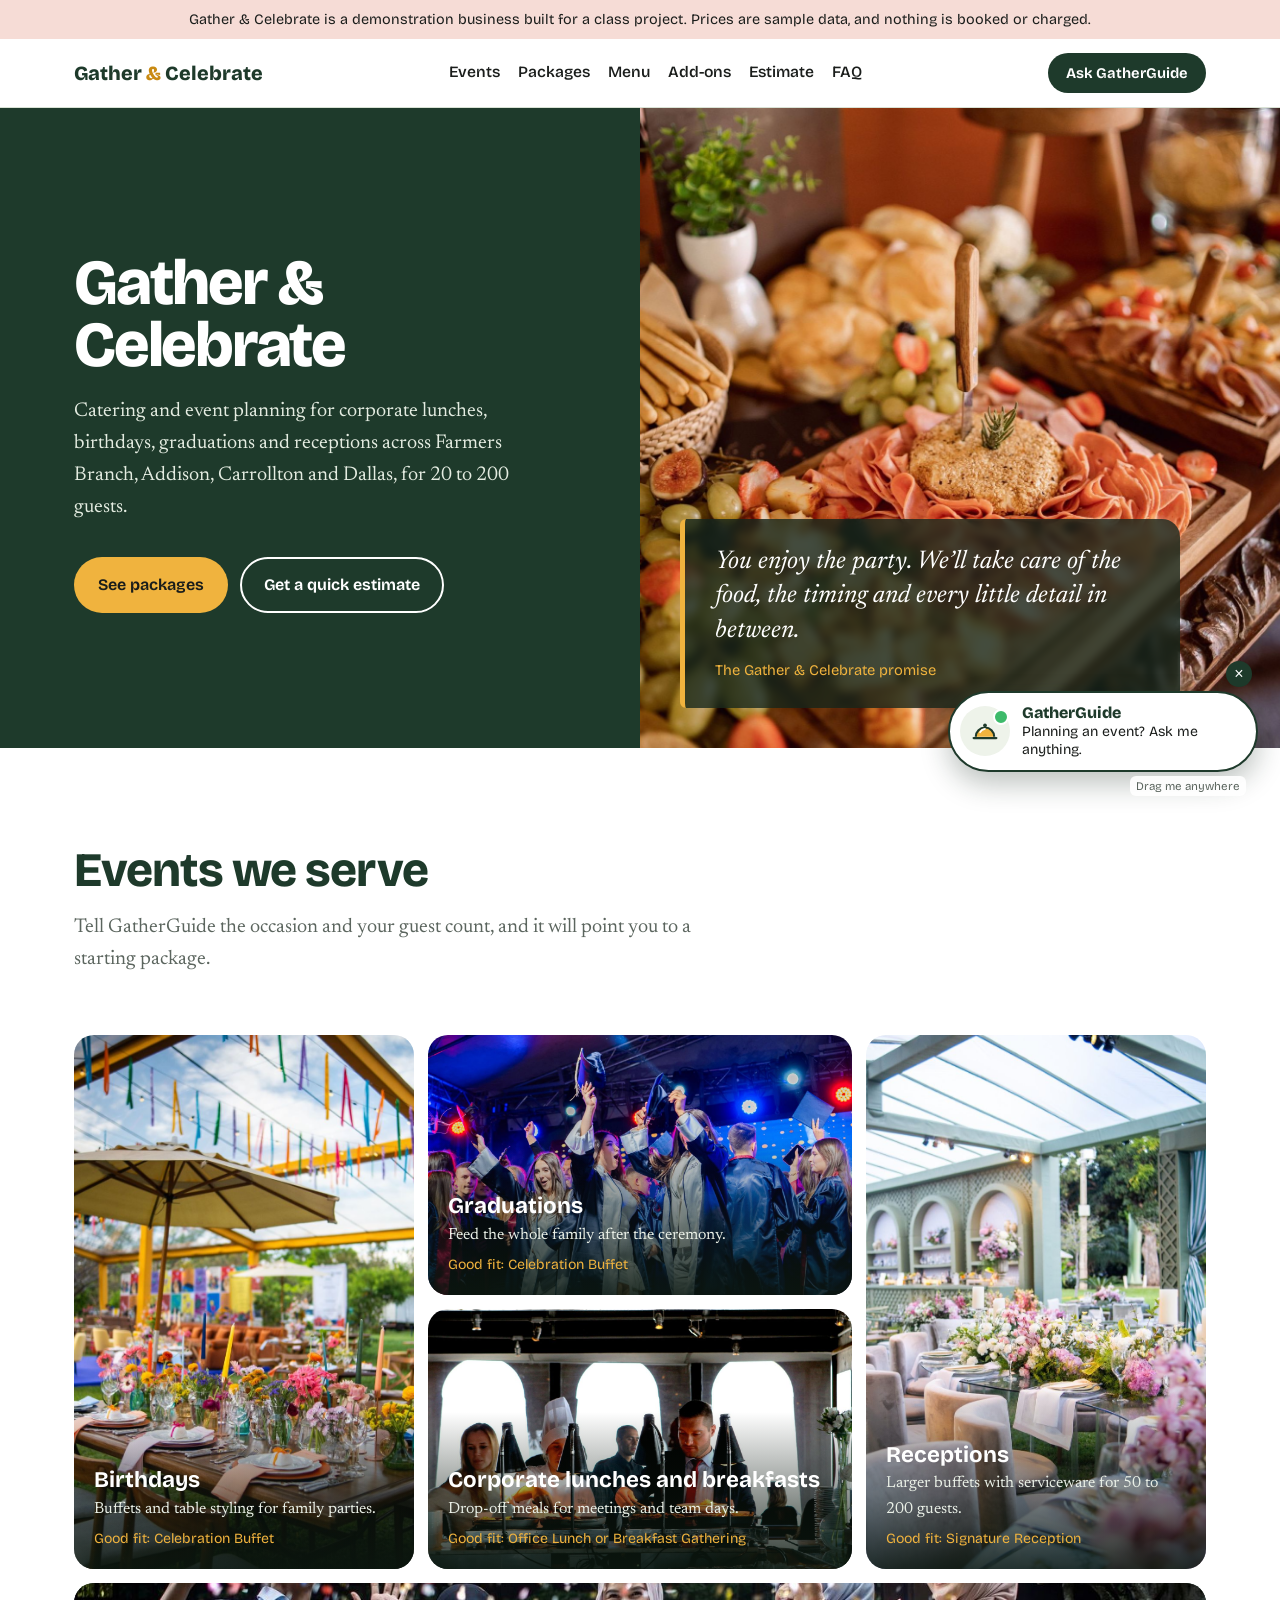
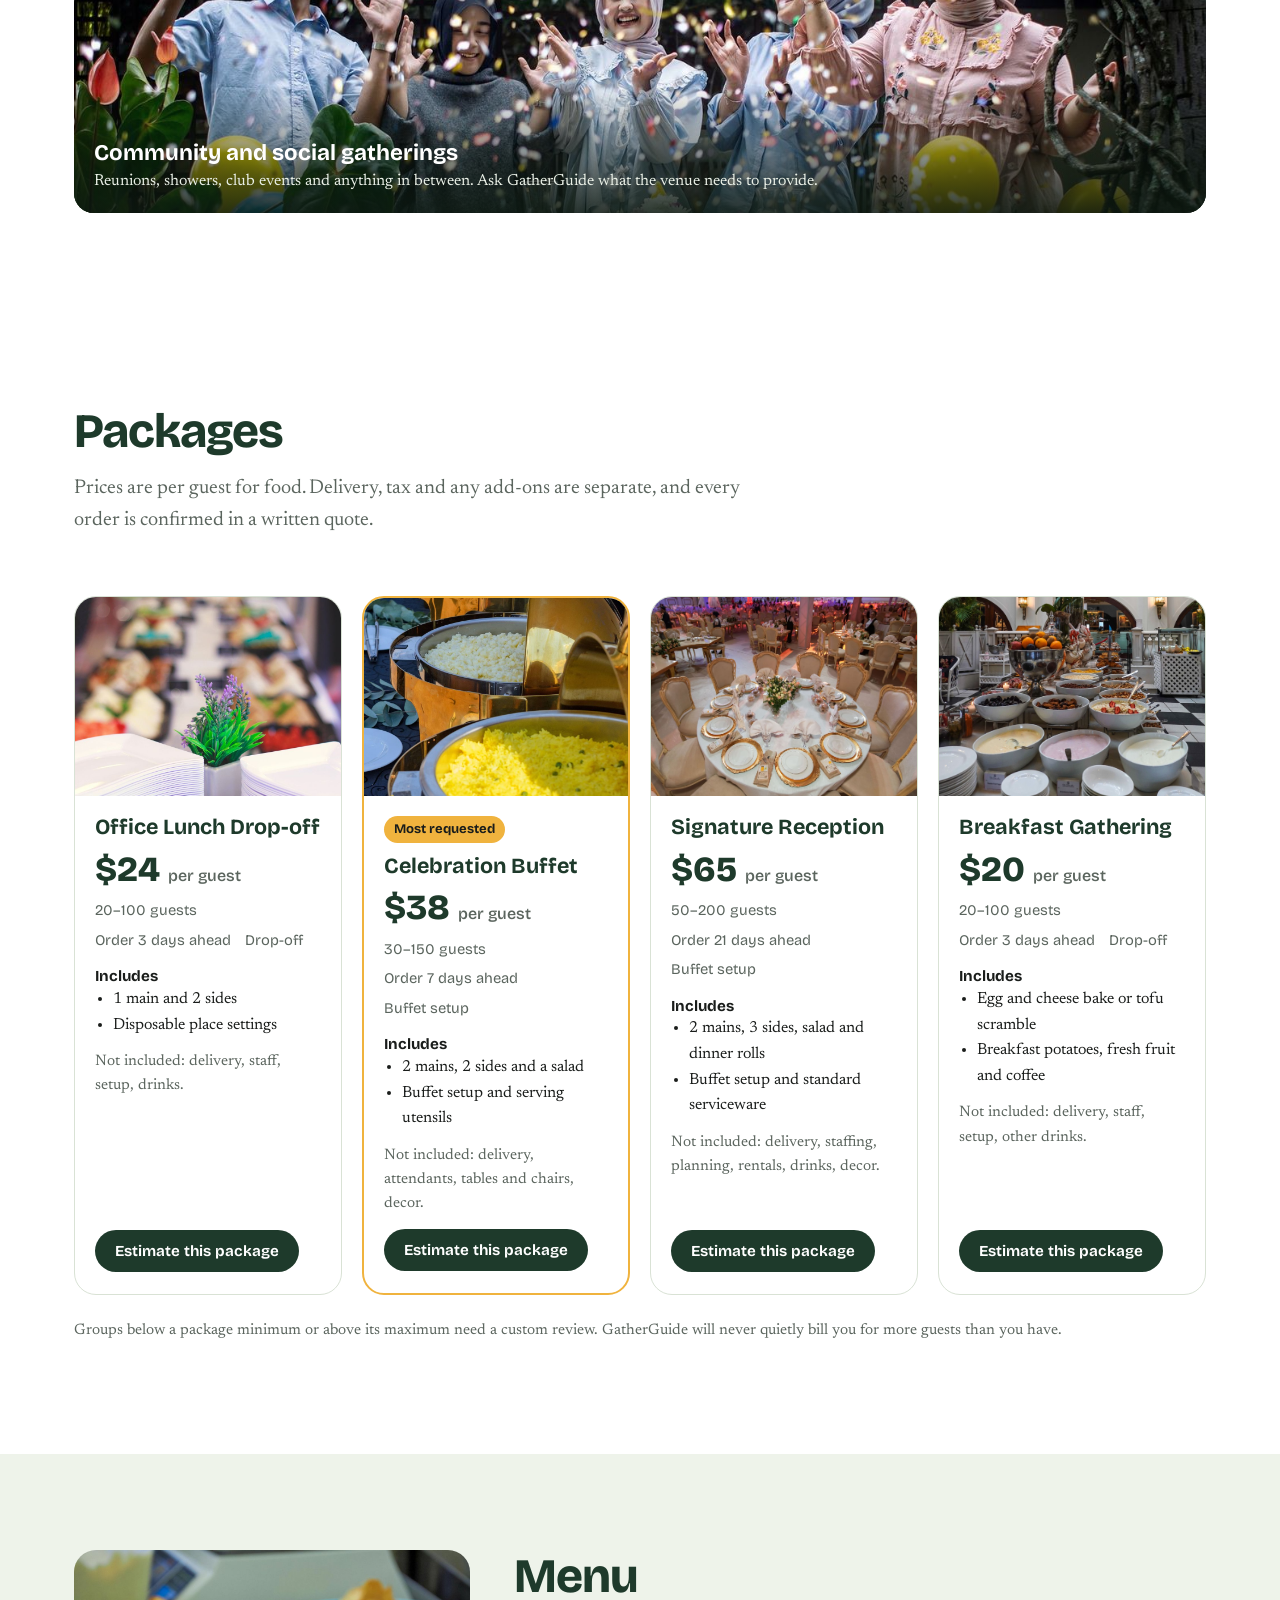
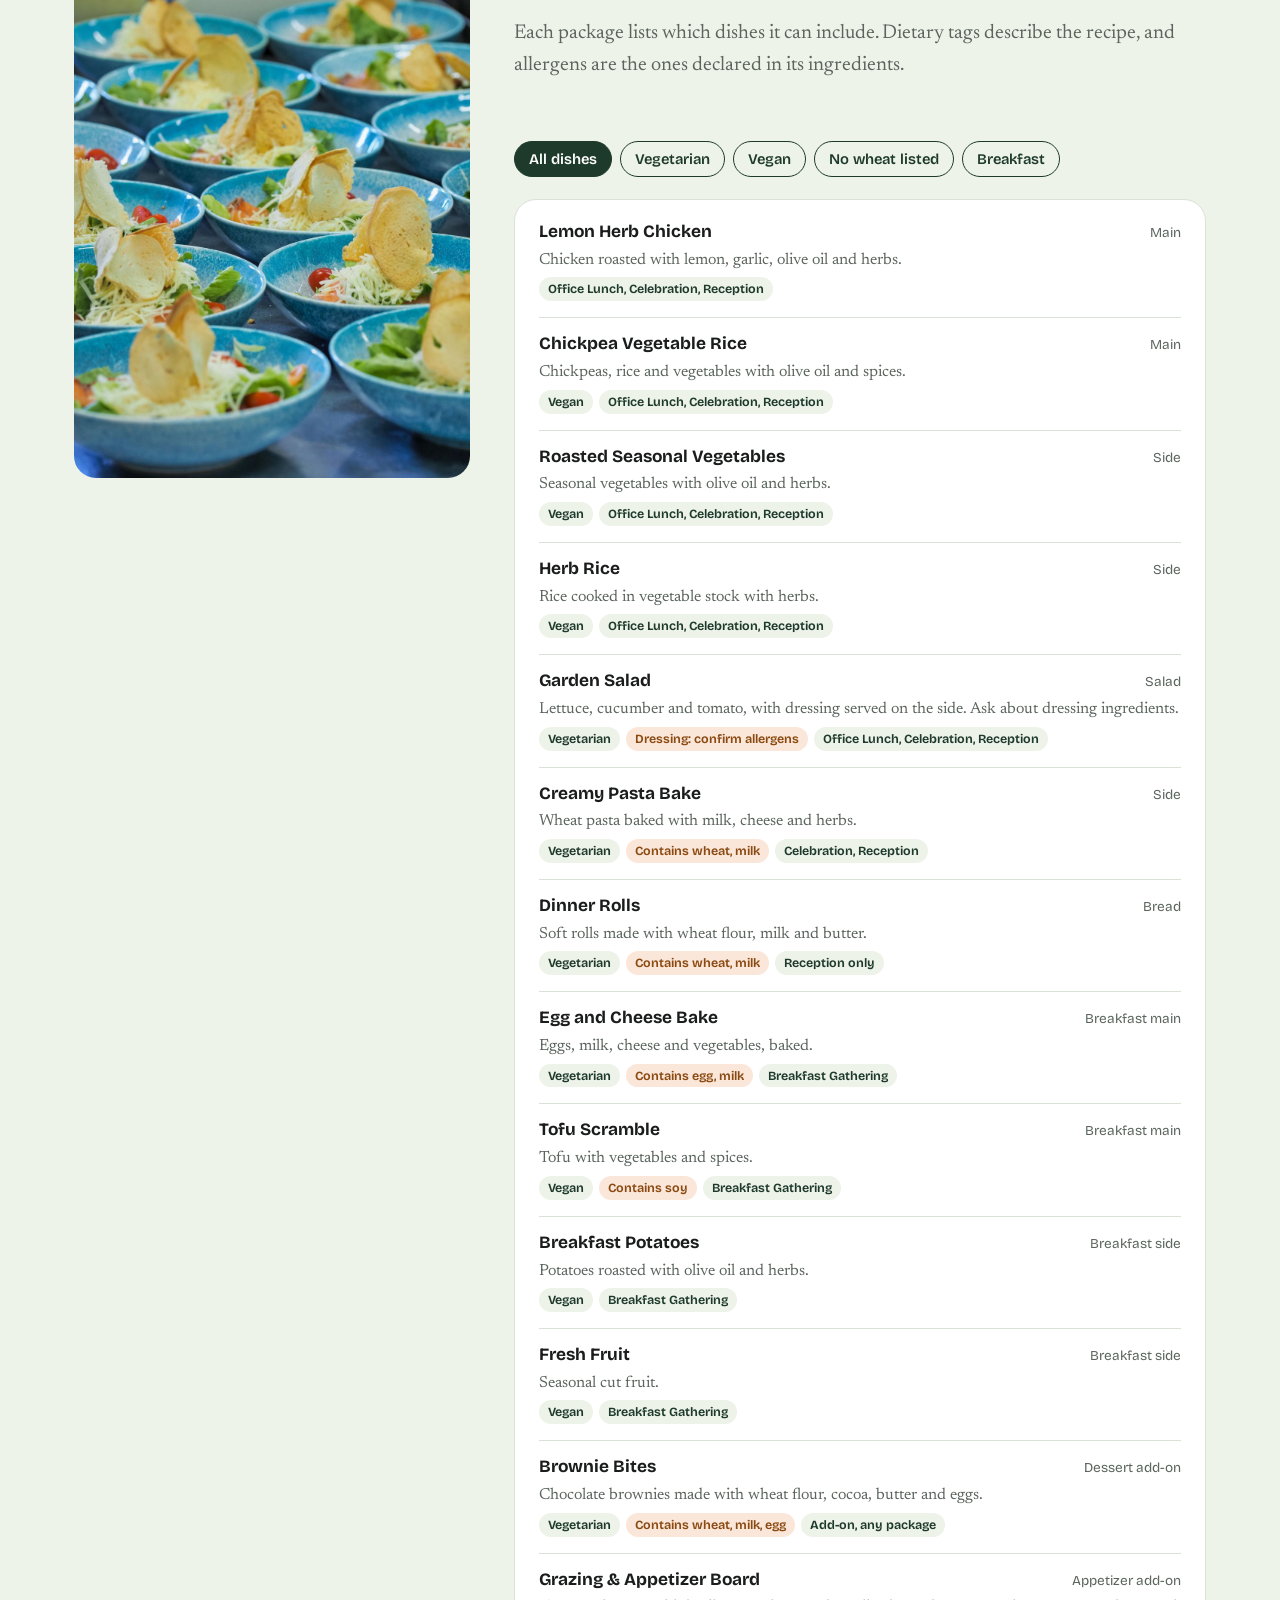
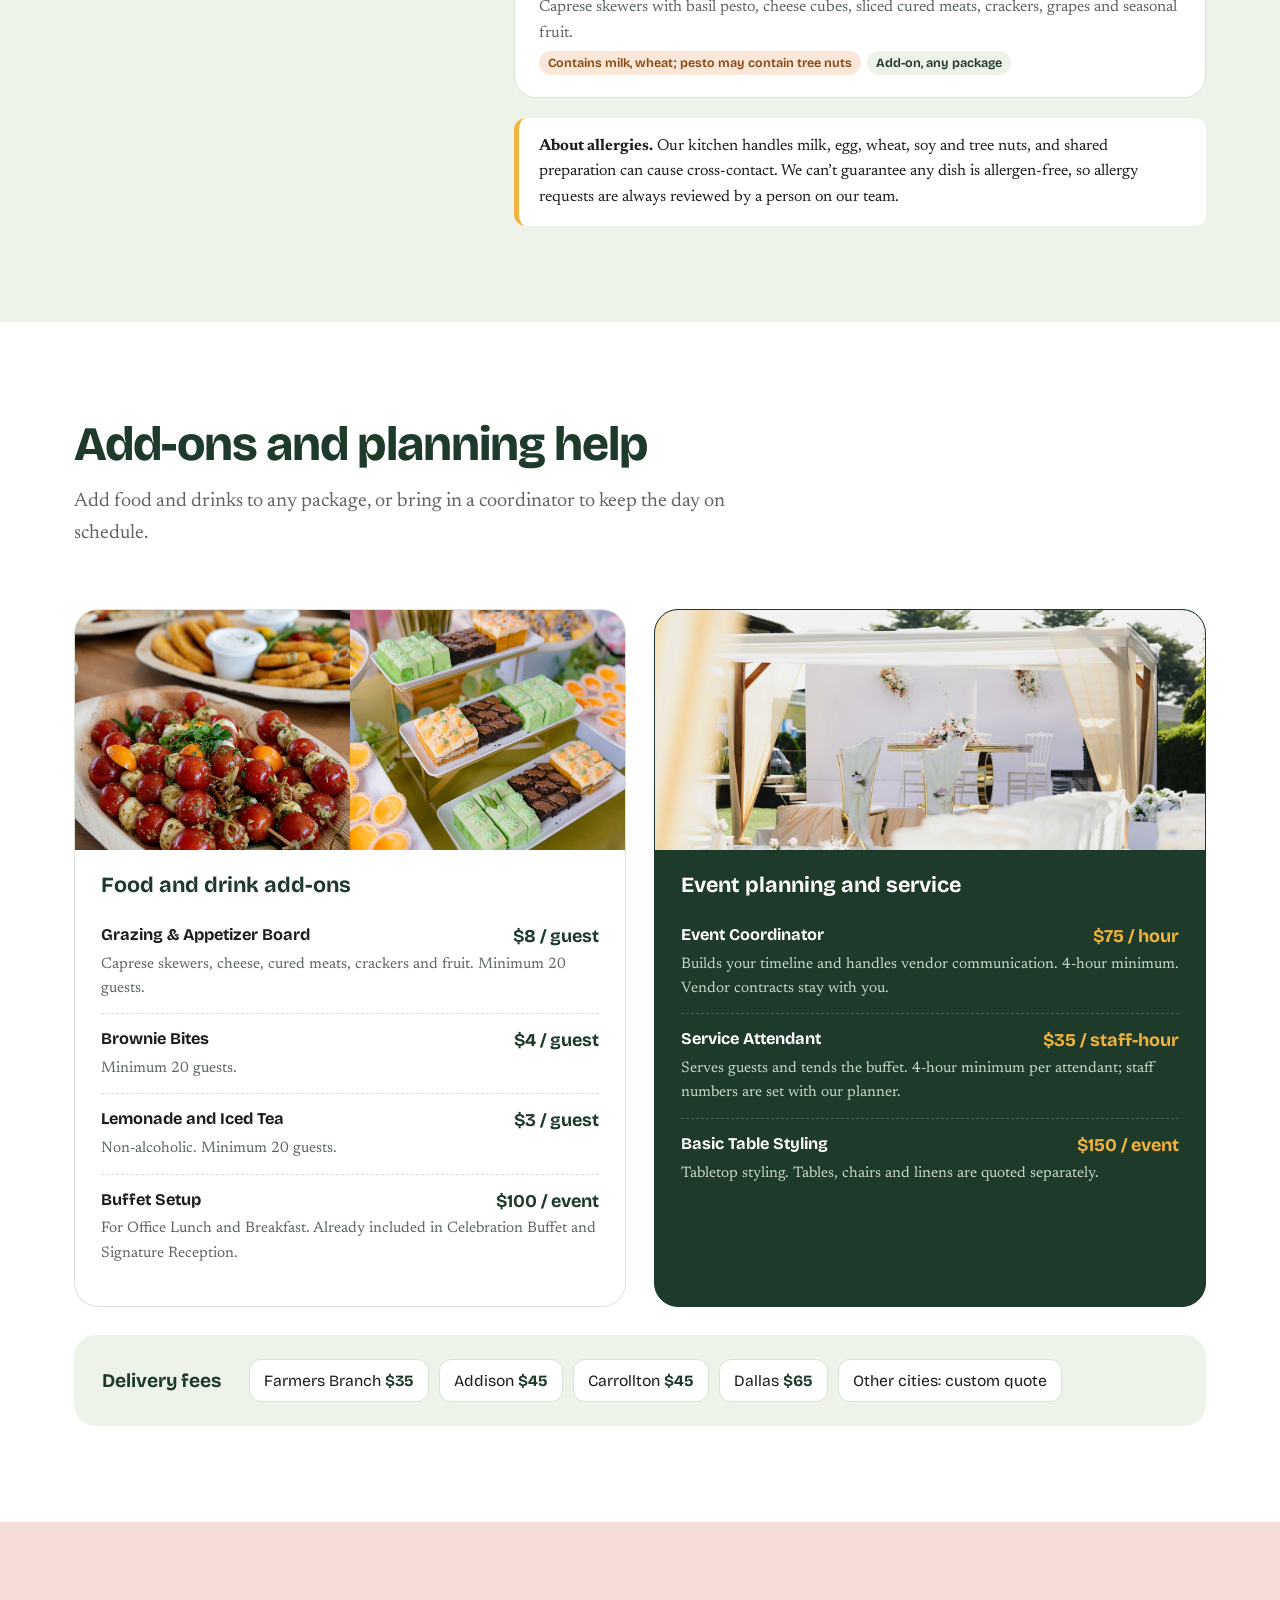
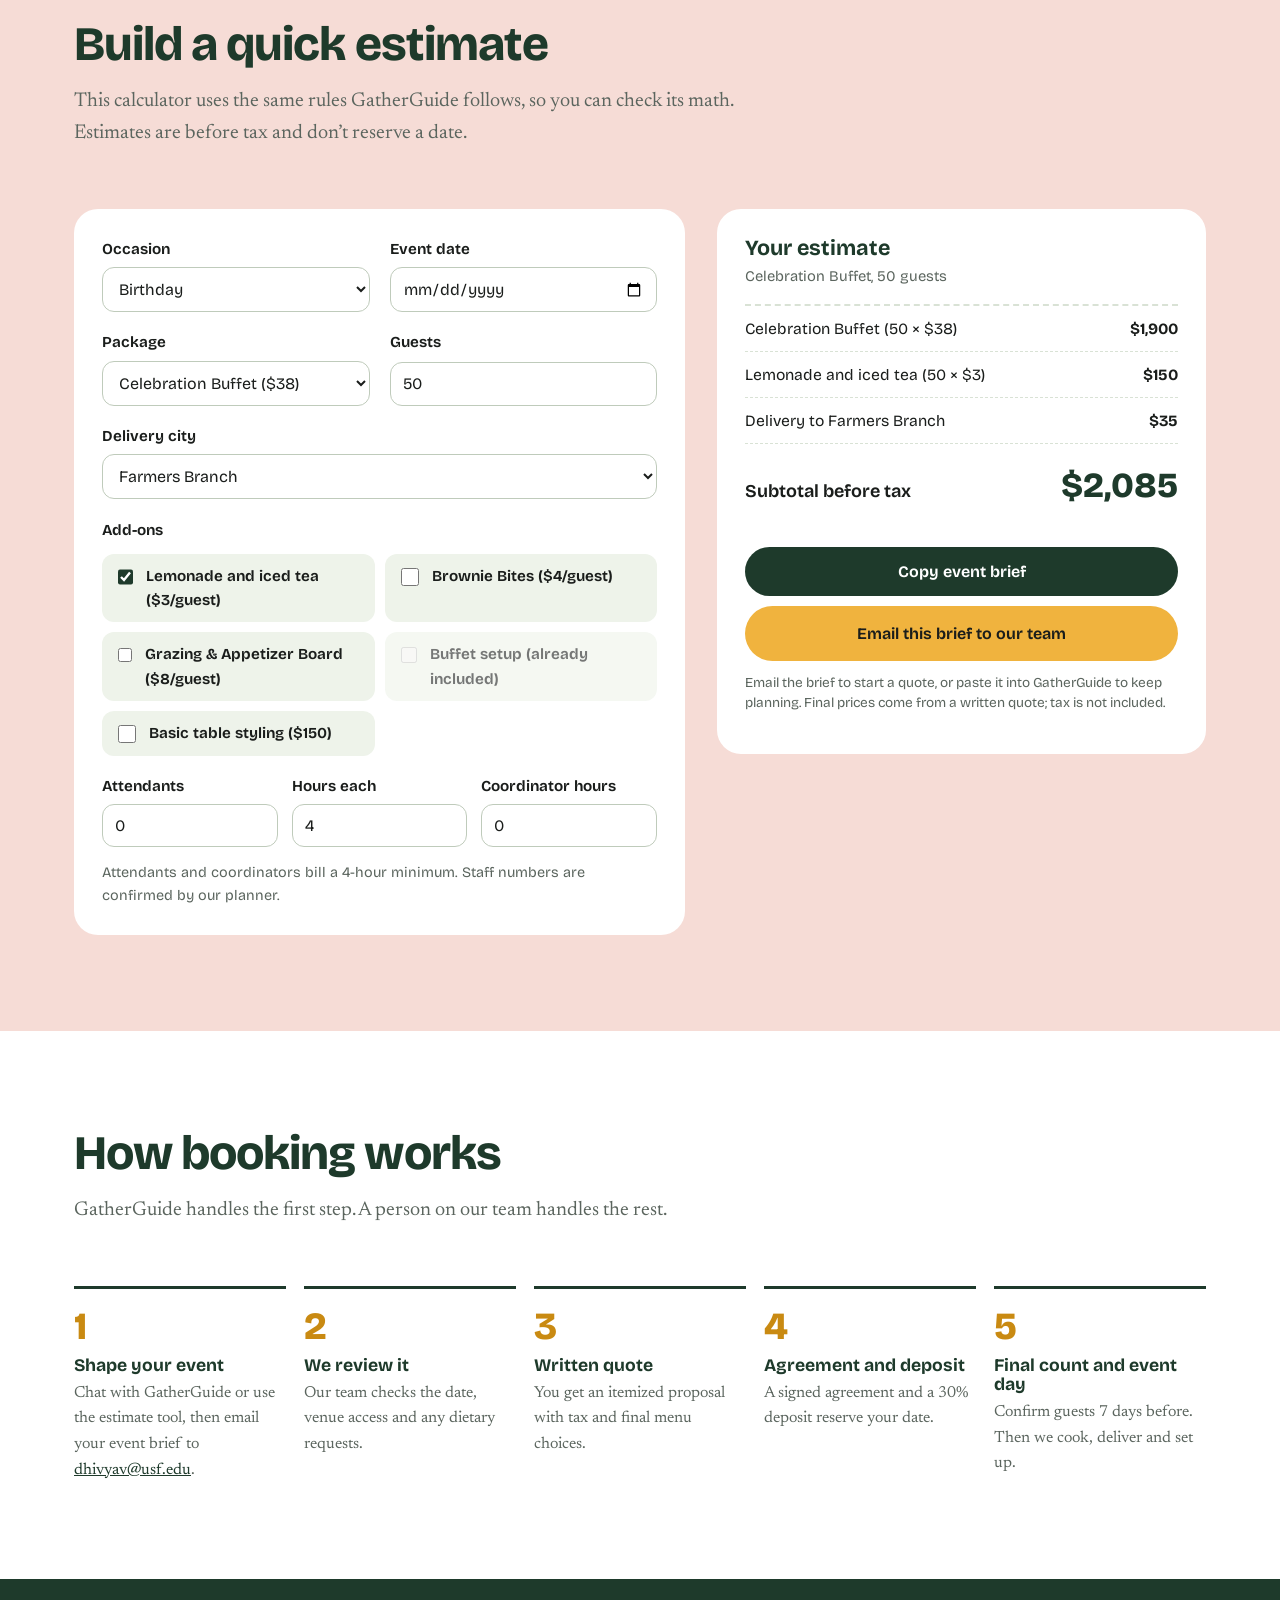
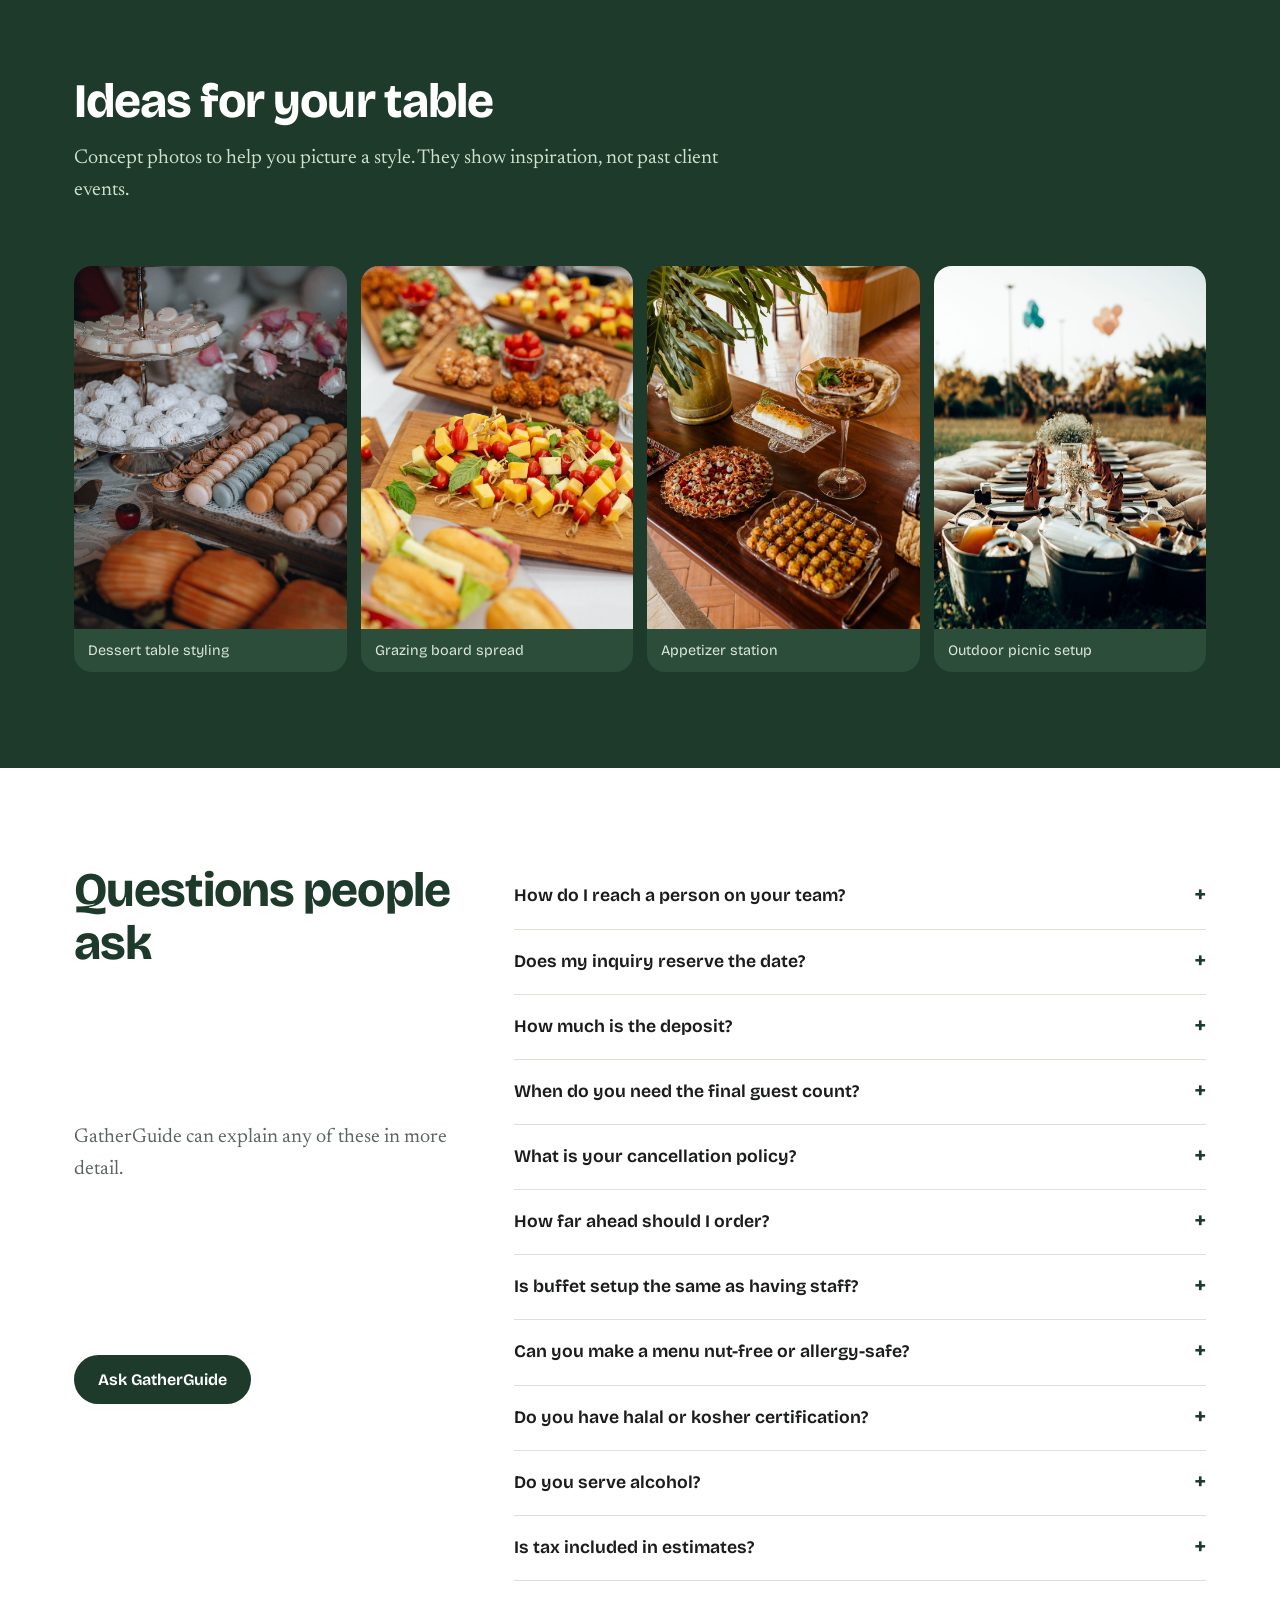
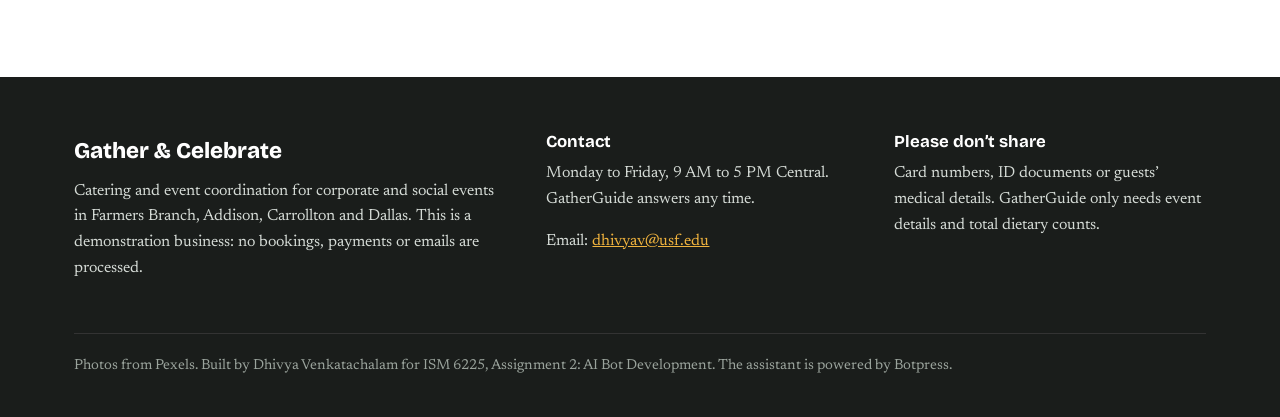
<file: index.html>
<!DOCTYPE html>
<html lang="en">
<head>
<meta charset="UTF-8">
<meta name="viewport" content="width=device-width, initial-scale=1">
<meta http-equiv="refresh" content="0; url=mybot.html">
<link rel="canonical" href="mybot.html">
<title>Gather &amp; Celebrate</title>
<script>window.location.replace("mybot.html");</script>
</head>
<body>
<p>Opening Gather &amp; Celebrate. If nothing happens, <a href="mybot.html">go to the page</a>.</p>
</body>
</html>
</file>
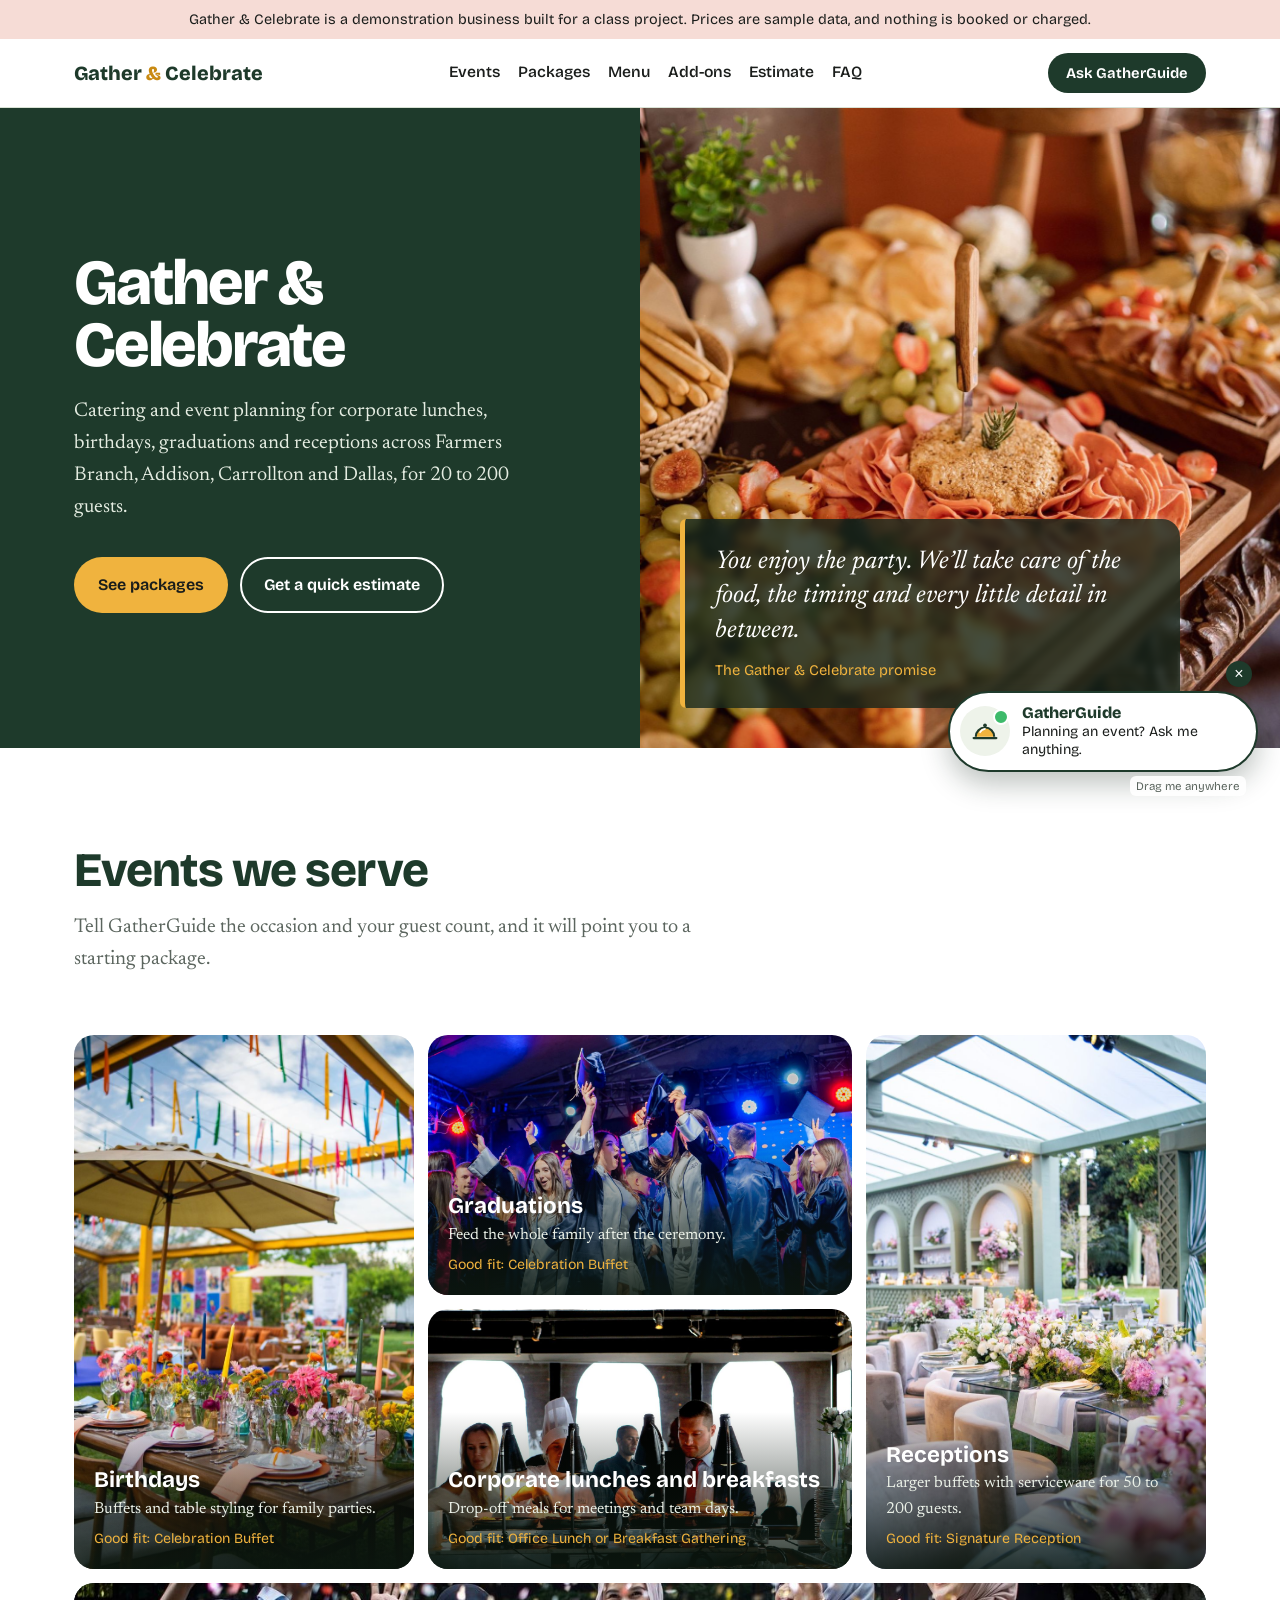
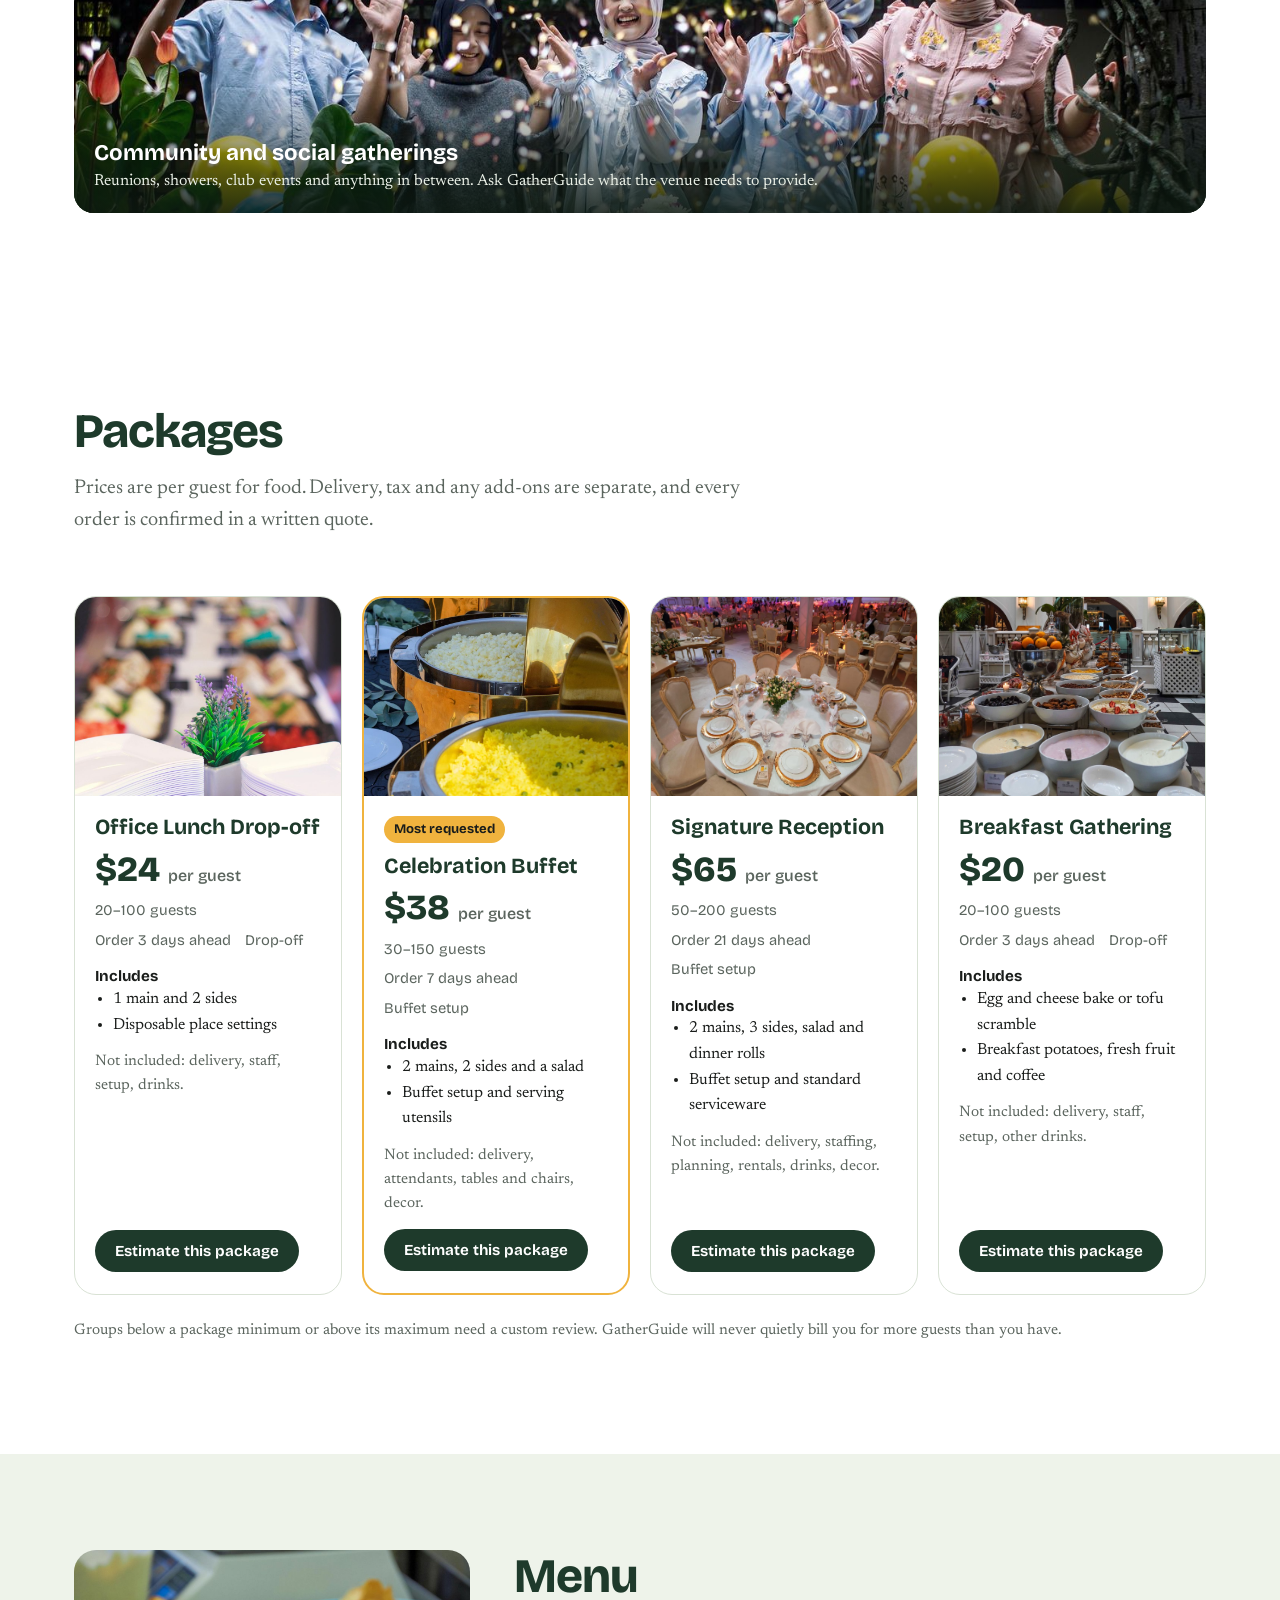
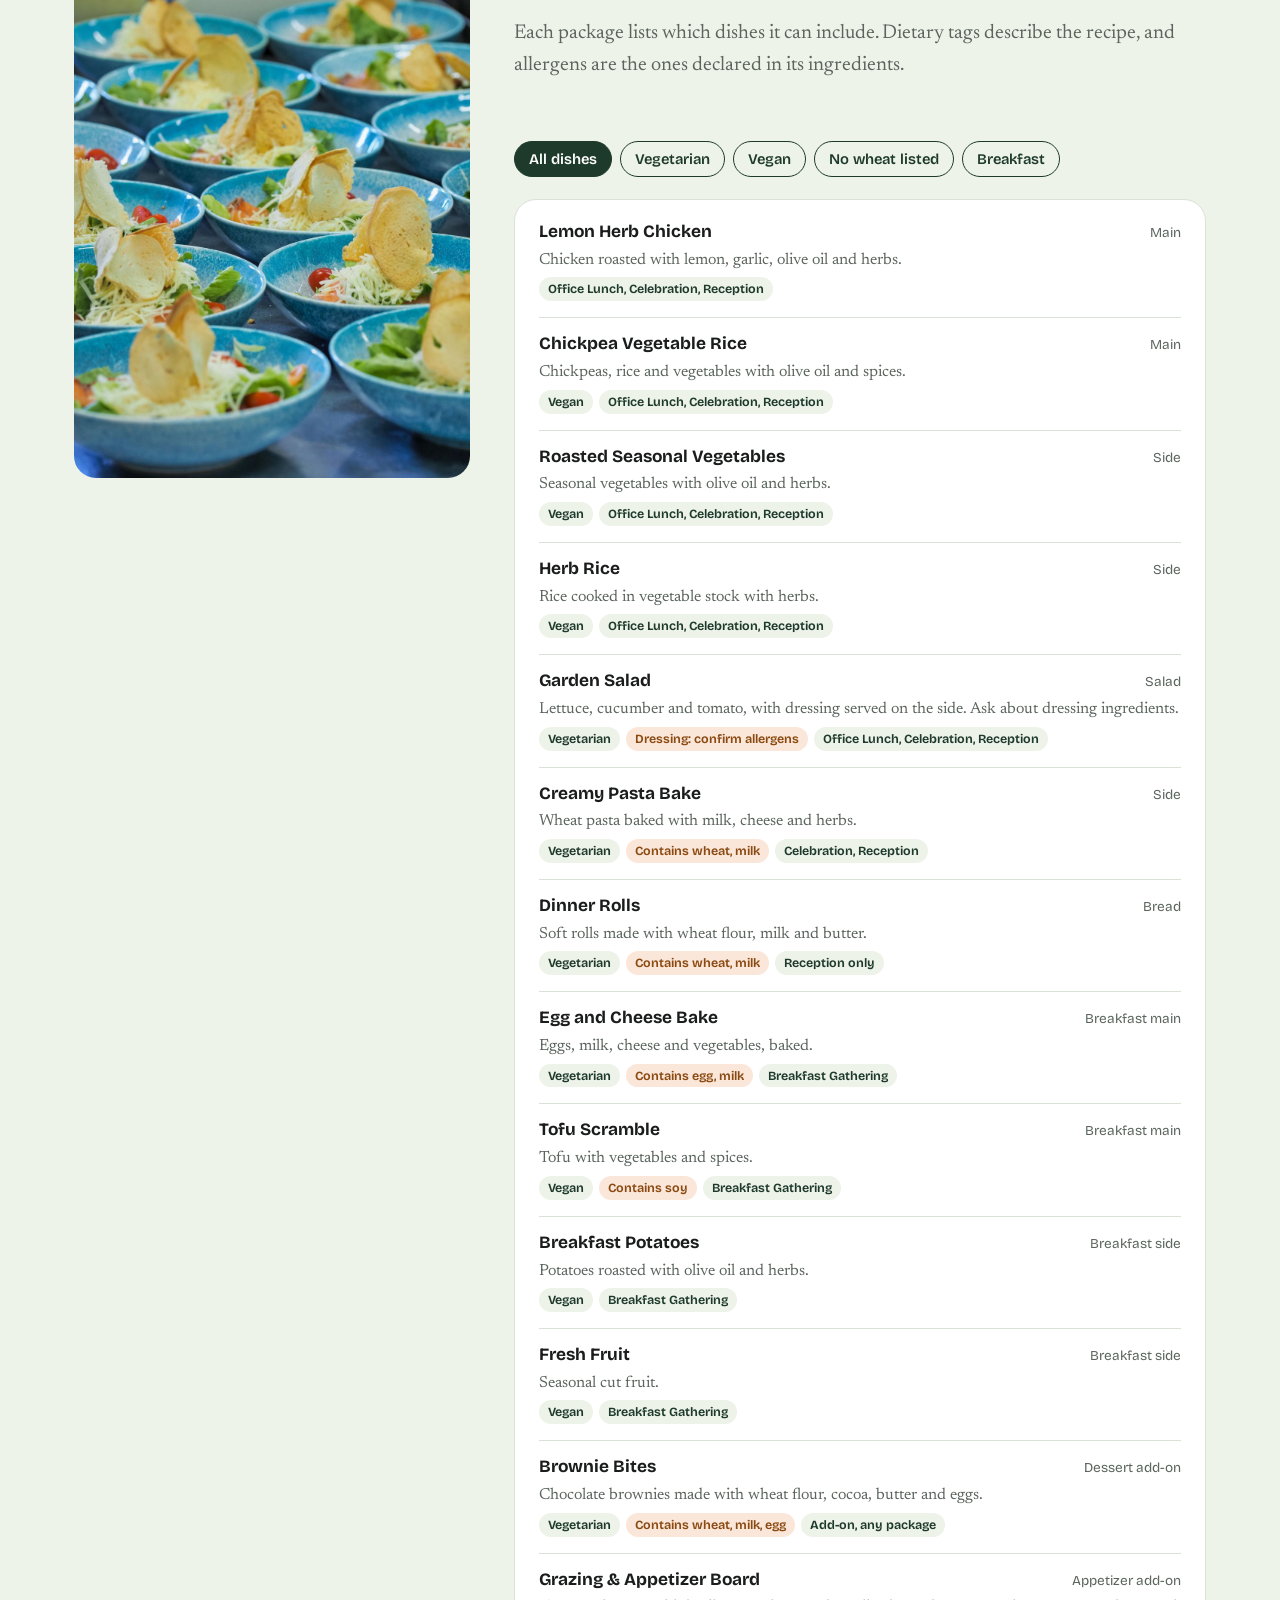
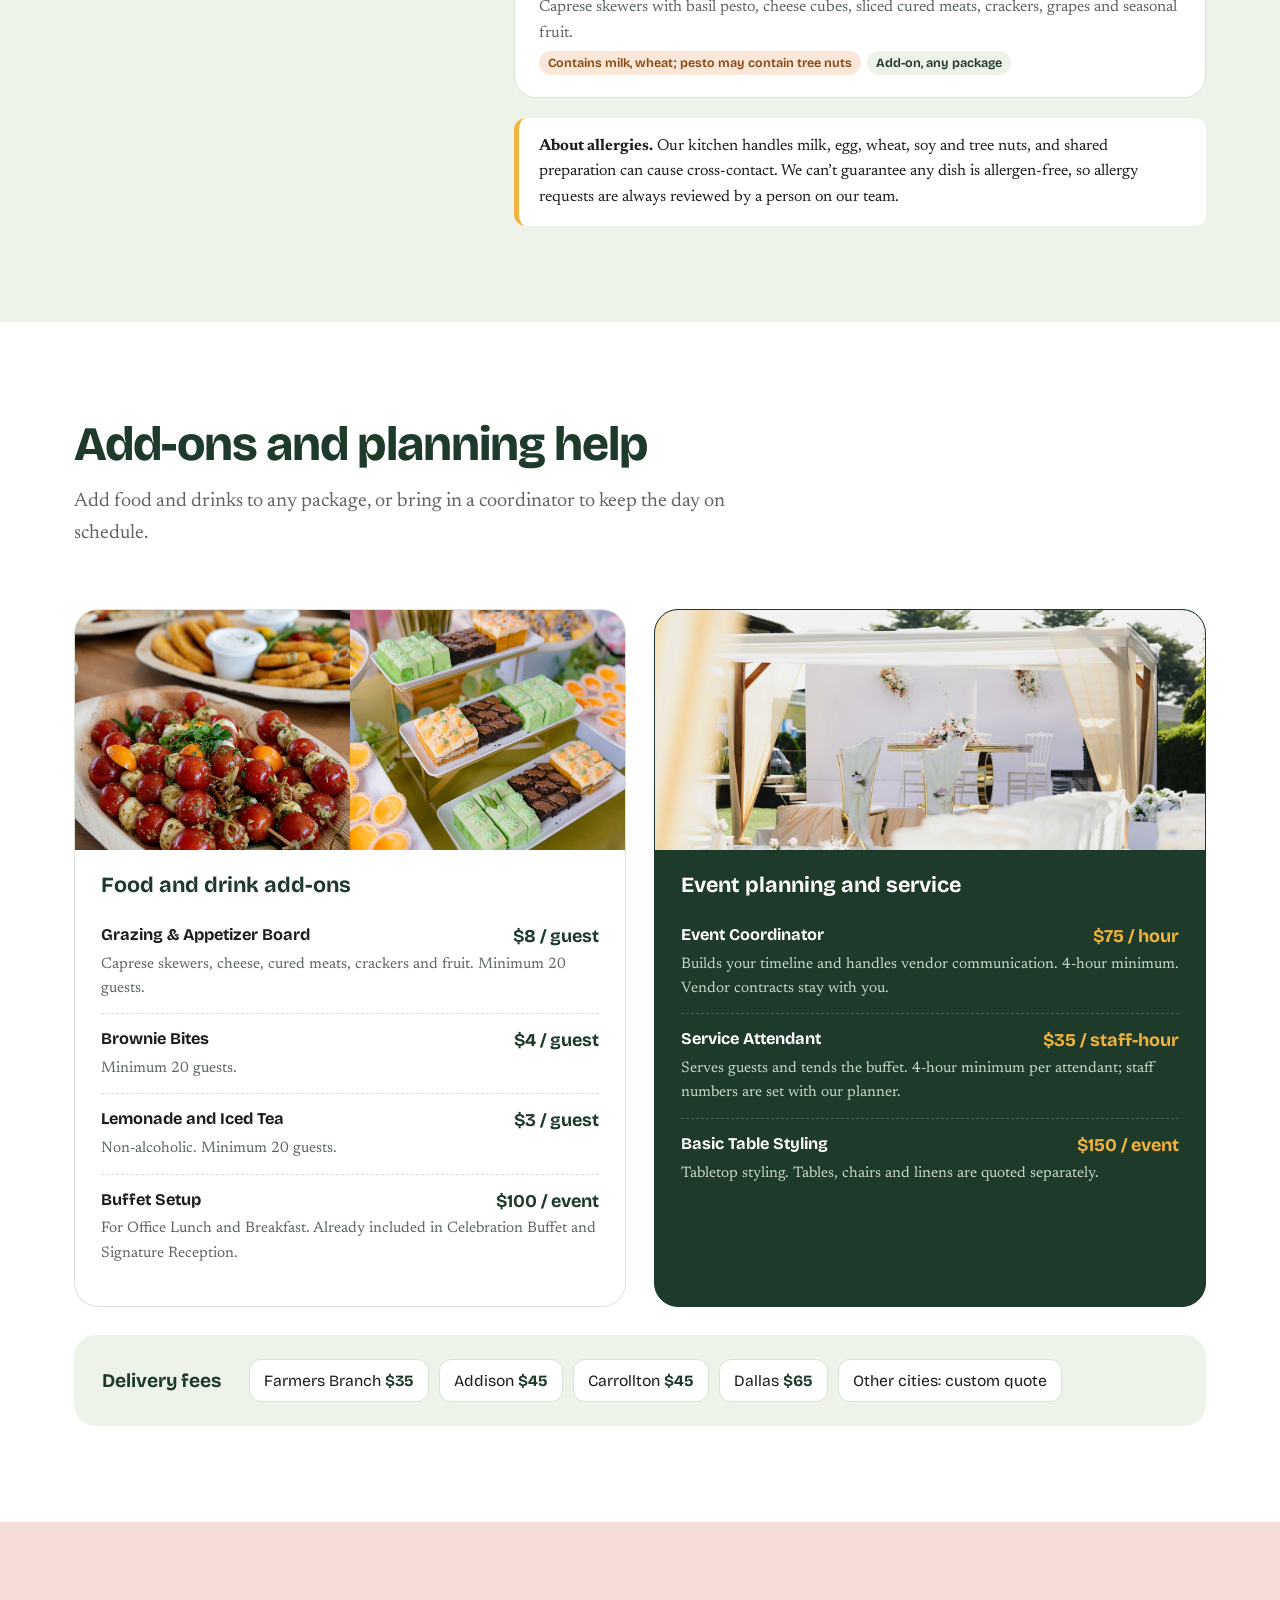
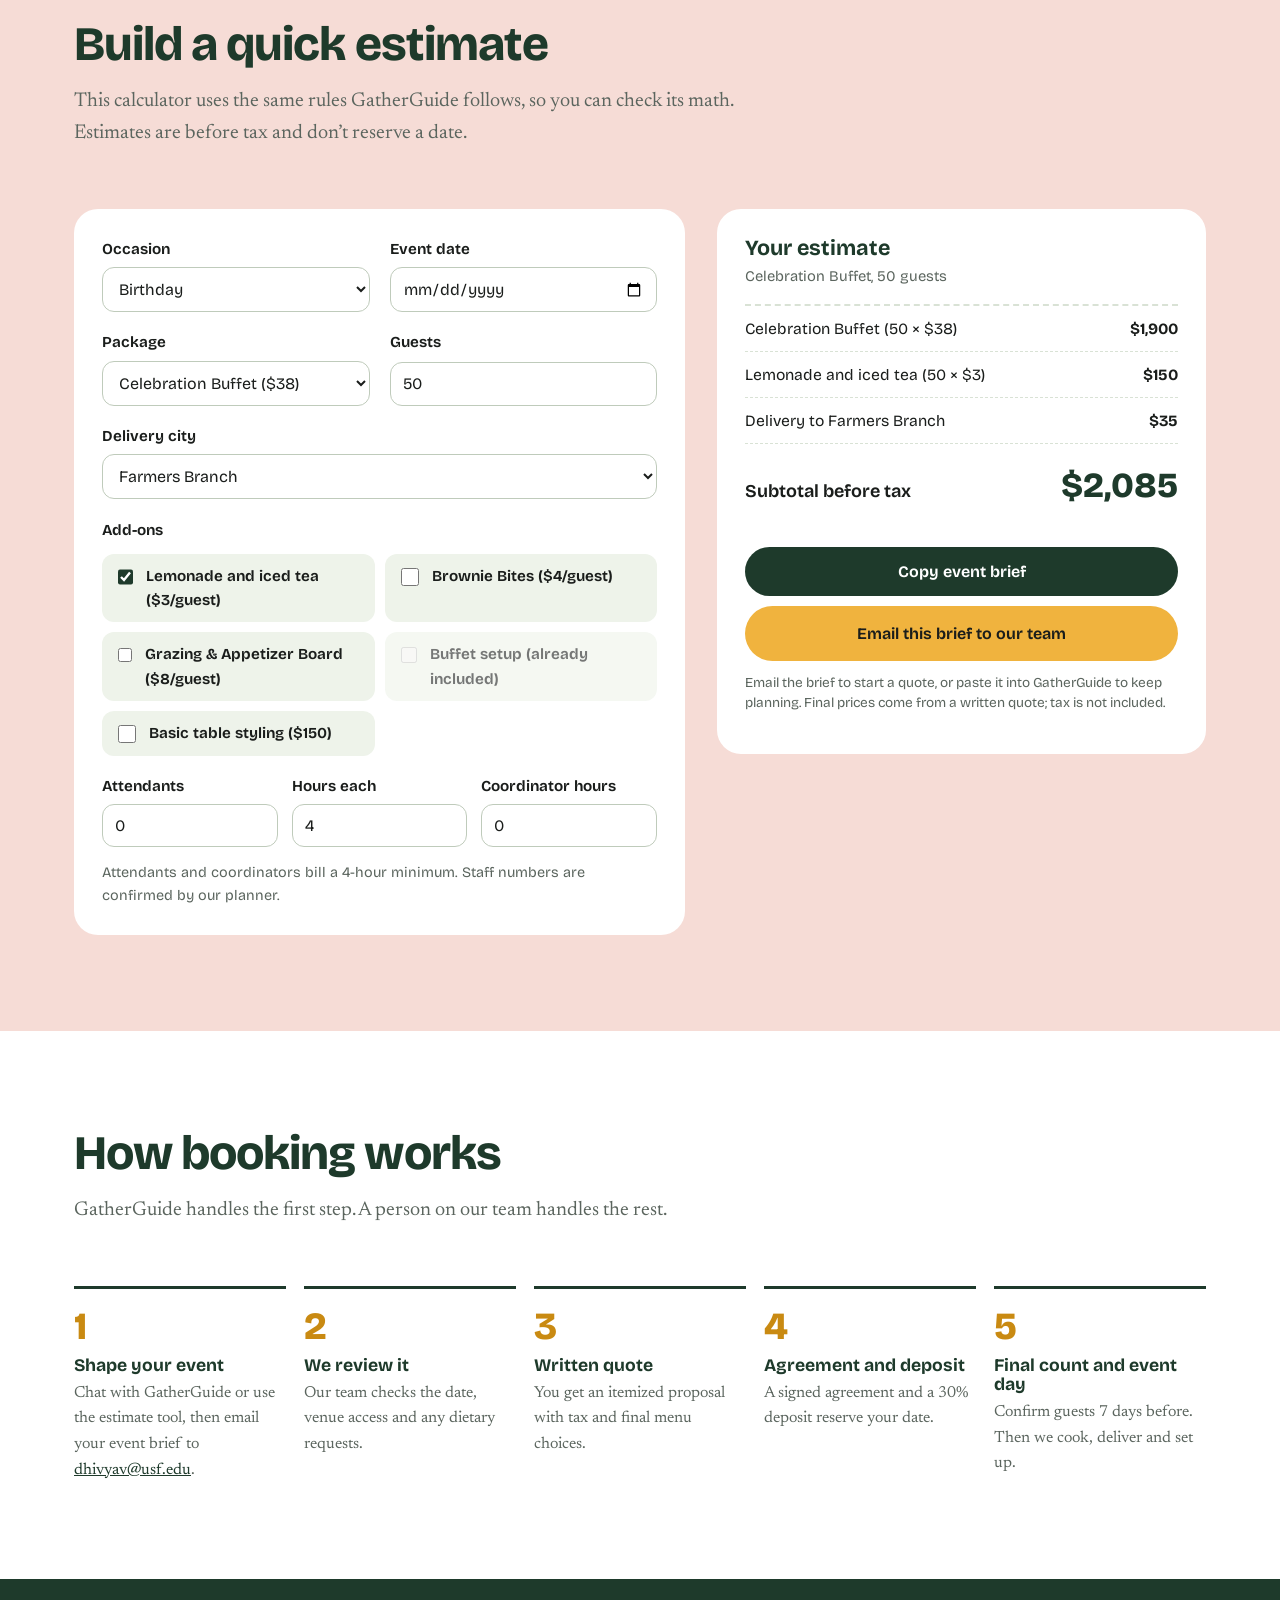
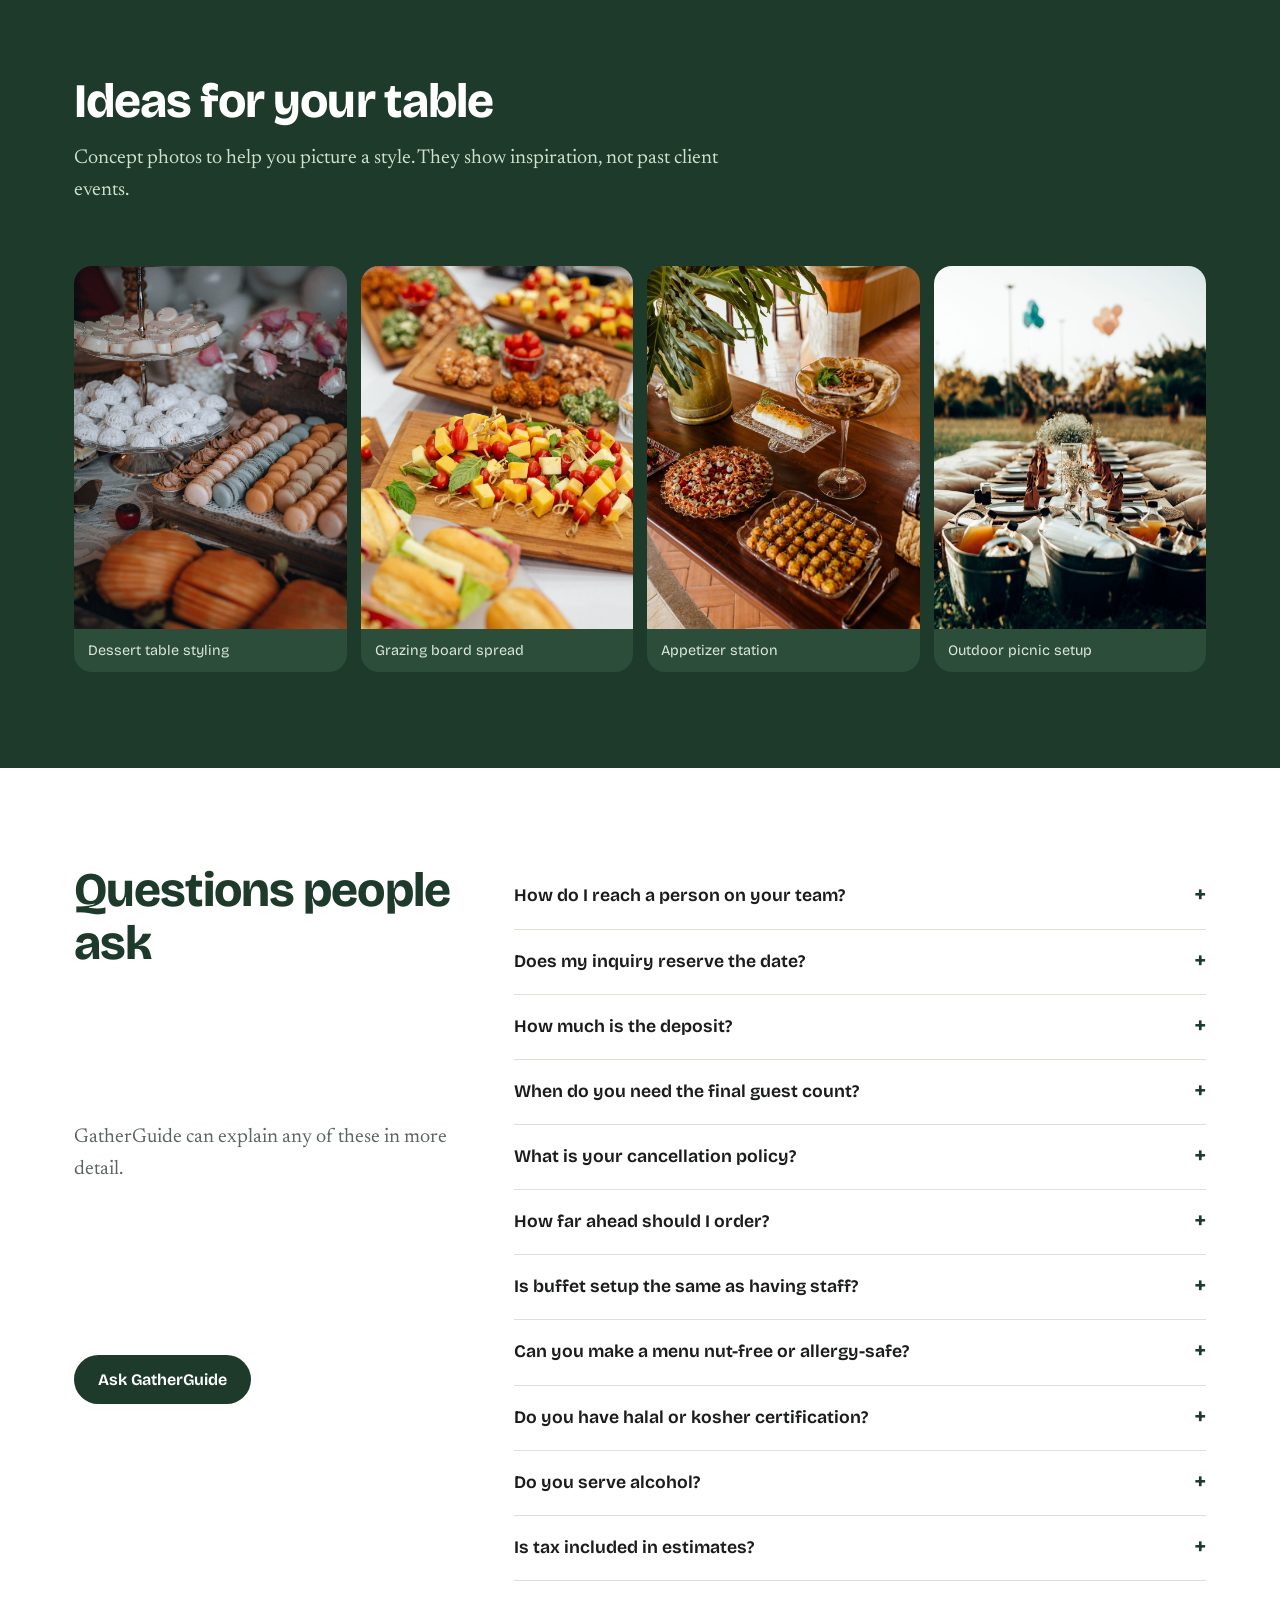
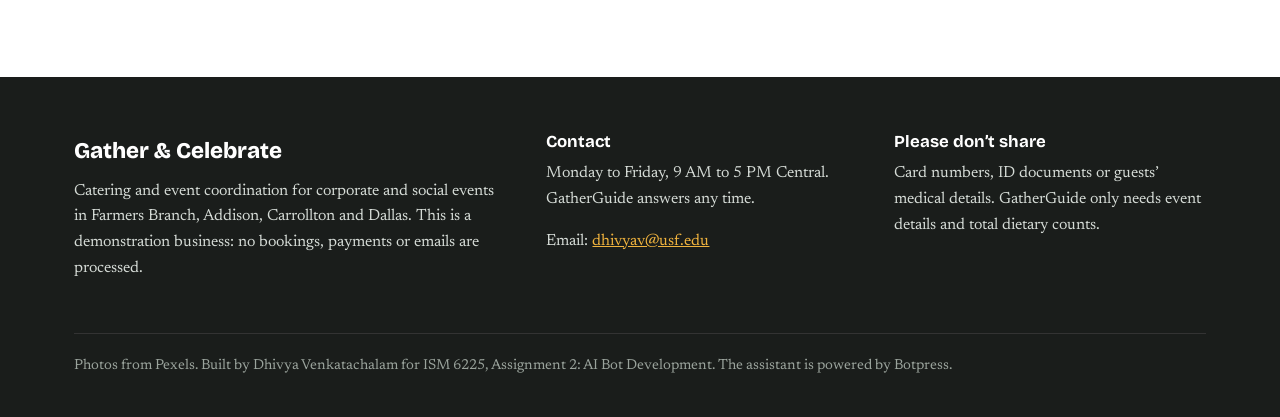
<file: mybot.html>
<!DOCTYPE html>
<html lang="en">
<head>
<meta charset="UTF-8">
<meta name="viewport" content="width=device-width, initial-scale=1">
<title>Gather &amp; Celebrate | Catering and Events with GatherGuide</title>
<meta name="description" content="GatherGuide is the AI planning assistant for Gather &amp; Celebrate, a catering and event coordination business serving Farmers Branch, Addison, Carrollton and Dallas.">
<link rel="preconnect" href="https://fonts.googleapis.com">
<link rel="preconnect" href="https://fonts.gstatic.com" crossorigin>
<link href="https://fonts.googleapis.com/css2?family=Bricolage+Grotesque:opsz,wght@12..96,400..800&family=Newsreader:ital,opsz,wght@0,6..72,400..600;1,6..72,400&display=swap" rel="stylesheet">
<link rel="stylesheet" href="css/main.css">
</head>
<body>

<div class="demo-strip">Gather &amp; Celebrate is a demonstration business built for a class project. Prices are sample data, and nothing is booked or charged.</div>

<nav class="nav" aria-label="Main">
  <div class="wrap">
    <a class="brand" href="#top">Gather <span>&amp;</span> Celebrate</a>
    <button class="menu-toggle" aria-expanded="false" aria-controls="navlinks">Menu</button>
    <ul id="navlinks">
      <li><a href="#events">Events</a></li>
      <li><a href="#packages">Packages</a></li>
      <li><a href="#menu">Menu</a></li>
      <li><a href="#extras">Add-ons</a></li>
      <li><a href="#estimate">Estimate</a></li>
      <li><a href="#faq">FAQ</a></li>
    </ul>
    <button class="btn btn-forest ask-top" data-open-guide>Ask GatherGuide</button>
  </div>
</nav>

<header class="hero" id="top">
  <div class="hero-text">
    <h1>Gather &amp; Celebrate</h1>
    <p class="hero-lede">Catering and event planning for corporate lunches, birthdays, graduations and receptions across Farmers Branch, Addison, Carrollton and Dallas, for 20 to 200 guests.</p>
    <div class="hero-actions">
      <a class="btn btn-gold" href="#packages">See packages</a>
      <a class="btn btn-line" href="#estimate">Get a quick estimate</a>
    </div>
  </div>
  <div class="hero-photo" role="img" aria-label="A grazing table with cheeses, cured meats, grapes, bread and crackers">
    <figure class="hero-quote">
      <blockquote>You enjoy the party. We’ll take care of the food, the timing and every little detail in between.</blockquote>
      <figcaption>The Gather &amp; Celebrate promise</figcaption>
    </figure>
  </div>
</header>

<main>

<section class="section" id="events">
  <div class="wrap">
    <div class="section-head">
      <h2>Events we serve</h2>
      <p class="lede">Tell GatherGuide the occasion and your guest count, and it will point you to a starting package.</p>
    </div>
    <div class="mosaic">
      <article class="tile t-birthday">
        <img src="img/birthday-table.jpg" alt="An outdoor party table with bright flowers, candles and ribbons under a tent" loading="lazy">
        <div class="cap"><h3>Birthdays</h3><p>Buffets and table styling for family parties.</p><div class="fit">Good fit: Celebration Buffet</div></div>
      </article>
      <article class="tile t-grad">
        <img src="img/graduation.jpg" alt="Graduates in gowns celebrating and raising their caps" loading="lazy">
        <div class="cap"><h3>Graduations</h3><p>Feed the whole family after the ceremony.</p><div class="fit">Good fit: Celebration Buffet</div></div>
      </article>
      <article class="tile t-corp">
        <img src="img/corporate-buffet.jpg" alt="Guests in business clothes serving themselves at a hot buffet line" loading="lazy">
        <div class="cap"><h3>Corporate lunches and breakfasts</h3><p>Drop-off meals for meetings and team days.</p><div class="fit">Good fit: Office Lunch or Breakfast Gathering</div></div>
      </article>
      <article class="tile t-recep">
        <img src="img/garden-reception.jpg" alt="A garden reception tent with long tables, velvet chairs and pink floral centerpieces" loading="lazy">
        <div class="cap"><h3>Receptions</h3><p>Larger buffets with serviceware for 50 to 200 guests.</p><div class="fit">Good fit: Signature Reception</div></div>
      </article>
      <article class="tile t-social">
        <img src="img/celebration-confetti.jpg" alt="Friends cheering under falling confetti next to a table with balloons" loading="lazy">
        <div class="cap"><h3>Community and social gatherings</h3><p>Reunions, showers, club events and anything in between. Ask GatherGuide what the venue needs to provide.</p></div>
      </article>
    </div>
  </div>
</section>

<section class="section packages" id="packages">
  <div class="wrap">
    <div class="section-head">
      <h2>Packages</h2>
      <p class="lede">Prices are per guest for food. Delivery, tax and any add-ons are separate, and every order is confirmed in a written quote.</p>
    </div>
    <div class="pkg-grid">
      <article class="pkg">
        <img src="img/serviceware.jpg" alt="Stacks of white plates and napkins in front of a buffet" loading="lazy">
        <div class="pkg-body">
          <h3>Office Lunch Drop-off</h3>
          <div class="price">$24 <small>per guest</small></div>
          <div class="facts"><span>20–100 guests</span><span>Order 3 days ahead</span><span>Drop-off</span></div>
          <div><h4>Includes</h4><ul><li>1 main and 2 sides</li><li>Disposable place settings</li></ul></div>
          <p class="ex">Not included: delivery, staff, setup, drinks.</p>
          <button class="btn btn-forest" data-estimate="PK01">Estimate this package</button>
        </div>
      </article>
      <article class="pkg featured">
        <img src="img/buffet-chafers.jpg" alt="Gold chafing dishes holding breaded chicken with lemon, scrambled eggs and yellow rice" loading="lazy">
        <div class="pkg-body">
          <span class="tag">Most requested</span>
          <h3>Celebration Buffet</h3>
          <div class="price">$38 <small>per guest</small></div>
          <div class="facts"><span>30–150 guests</span><span>Order 7 days ahead</span><span>Buffet setup</span></div>
          <div><h4>Includes</h4><ul><li>2 mains, 2 sides and a salad</li><li>Buffet setup and serving utensils</li></ul></div>
          <p class="ex">Not included: delivery, attendants, tables and chairs, decor.</p>
          <button class="btn btn-forest" data-estimate="PK02">Estimate this package</button>
        </div>
      </article>
      <article class="pkg">
        <img src="img/reception-banquet.jpg" alt="A round banquet table set with gold chargers, folded napkins and roses" loading="lazy">
        <div class="pkg-body">
          <h3>Signature Reception</h3>
          <div class="price">$65 <small>per guest</small></div>
          <div class="facts"><span>50–200 guests</span><span>Order 21 days ahead</span><span>Buffet setup</span></div>
          <div><h4>Includes</h4><ul><li>2 mains, 3 sides, salad and dinner rolls</li><li>Buffet setup and standard serviceware</li></ul></div>
          <p class="ex">Not included: delivery, staffing, planning, rentals, drinks, decor.</p>
          <button class="btn btn-forest" data-estimate="PK03">Estimate this package</button>
        </div>
      </article>
      <article class="pkg">
        <img src="img/breakfast-buffet.jpg" alt="A breakfast spread with fresh fruit, granola and bowls of yogurt" loading="lazy">
        <div class="pkg-body">
          <h3>Breakfast Gathering</h3>
          <div class="price">$20 <small>per guest</small></div>
          <div class="facts"><span>20–100 guests</span><span>Order 3 days ahead</span><span>Drop-off</span></div>
          <div><h4>Includes</h4><ul><li>Egg and cheese bake or tofu scramble</li><li>Breakfast potatoes, fresh fruit and coffee</li></ul></div>
          <p class="ex">Not included: delivery, staff, setup, other drinks.</p>
          <button class="btn btn-forest" data-estimate="PK04">Estimate this package</button>
        </div>
      </article>
    </div>
    <p class="fine">Groups below a package minimum or above its maximum need a custom review. GatherGuide will never quietly bill you for more guests than you have.</p>
  </div>
</section>

<section class="section menu-sec" id="menu">
  <div class="wrap menu-grid">
    <div class="menu-photo">
      <img src="img/salad-bowls.jpg" alt="Rows of individually plated salads in blue bowls" loading="lazy">
    </div>
    <div>
      <div class="section-head">
        <h2>Menu</h2>
        <p class="lede">Each package lists which dishes it can include. Dietary tags describe the recipe, and allergens are the ones declared in its ingredients.</p>
      </div>
      <div class="filters" role="group" aria-label="Filter menu">
        <button class="filter" data-filter="all" aria-pressed="true">All dishes</button>
        <button class="filter" data-filter="veg" aria-pressed="false">Vegetarian</button>
        <button class="filter" data-filter="vegan" aria-pressed="false">Vegan</button>
        <button class="filter" data-filter="nowheat" aria-pressed="false">No wheat listed</button>
        <button class="filter" data-filter="breakfast" aria-pressed="false">Breakfast</button>
      </div>
      <div class="menu-list" id="menuList">
        <div class="dish" data-tags="nowheat"><h4>Lemon Herb Chicken</h4><span class="cat">Main</span><p>Chicken roasted with lemon, garlic, olive oil and herbs.</p><div class="tags"><span class="tg">Office Lunch, Celebration, Reception</span></div></div>
        <div class="dish" data-tags="veg vegan nowheat"><h4>Chickpea Vegetable Rice</h4><span class="cat">Main</span><p>Chickpeas, rice and vegetables with olive oil and spices.</p><div class="tags"><span class="tg">Vegan</span><span class="tg">Office Lunch, Celebration, Reception</span></div></div>
        <div class="dish" data-tags="veg vegan nowheat"><h4>Roasted Seasonal Vegetables</h4><span class="cat">Side</span><p>Seasonal vegetables with olive oil and herbs.</p><div class="tags"><span class="tg">Vegan</span><span class="tg">Office Lunch, Celebration, Reception</span></div></div>
        <div class="dish" data-tags="veg vegan nowheat"><h4>Herb Rice</h4><span class="cat">Side</span><p>Rice cooked in vegetable stock with herbs.</p><div class="tags"><span class="tg">Vegan</span><span class="tg">Office Lunch, Celebration, Reception</span></div></div>
        <div class="dish" data-tags="veg"><h4>Garden Salad</h4><span class="cat">Salad</span><p>Lettuce, cucumber and tomato, with dressing served on the side. Ask about dressing ingredients.</p><div class="tags"><span class="tg">Vegetarian</span><span class="tg al">Dressing: confirm allergens</span><span class="tg">Office Lunch, Celebration, Reception</span></div></div>
        <div class="dish" data-tags="veg"><h4>Creamy Pasta Bake</h4><span class="cat">Side</span><p>Wheat pasta baked with milk, cheese and herbs.</p><div class="tags"><span class="tg">Vegetarian</span><span class="tg al">Contains wheat, milk</span><span class="tg">Celebration, Reception</span></div></div>
        <div class="dish" data-tags="veg"><h4>Dinner Rolls</h4><span class="cat">Bread</span><p>Soft rolls made with wheat flour, milk and butter.</p><div class="tags"><span class="tg">Vegetarian</span><span class="tg al">Contains wheat, milk</span><span class="tg">Reception only</span></div></div>
        <div class="dish" data-tags="veg nowheat breakfast"><h4>Egg and Cheese Bake</h4><span class="cat">Breakfast main</span><p>Eggs, milk, cheese and vegetables, baked.</p><div class="tags"><span class="tg">Vegetarian</span><span class="tg al">Contains egg, milk</span><span class="tg">Breakfast Gathering</span></div></div>
        <div class="dish" data-tags="veg vegan nowheat breakfast"><h4>Tofu Scramble</h4><span class="cat">Breakfast main</span><p>Tofu with vegetables and spices.</p><div class="tags"><span class="tg">Vegan</span><span class="tg al">Contains soy</span><span class="tg">Breakfast Gathering</span></div></div>
        <div class="dish" data-tags="veg vegan nowheat breakfast"><h4>Breakfast Potatoes</h4><span class="cat">Breakfast side</span><p>Potatoes roasted with olive oil and herbs.</p><div class="tags"><span class="tg">Vegan</span><span class="tg">Breakfast Gathering</span></div></div>
        <div class="dish" data-tags="veg vegan nowheat breakfast"><h4>Fresh Fruit</h4><span class="cat">Breakfast side</span><p>Seasonal cut fruit.</p><div class="tags"><span class="tg">Vegan</span><span class="tg">Breakfast Gathering</span></div></div>
        <div class="dish" data-tags="veg"><h4>Brownie Bites</h4><span class="cat">Dessert add-on</span><p>Chocolate brownies made with wheat flour, cocoa, butter and eggs.</p><div class="tags"><span class="tg">Vegetarian</span><span class="tg al">Contains wheat, milk, egg</span><span class="tg">Add-on, any package</span></div></div>
        <div class="dish" data-tags=""><h4>Grazing &amp; Appetizer Board</h4><span class="cat">Appetizer add-on</span><p>Caprese skewers with basil pesto, cheese cubes, sliced cured meats, crackers, grapes and seasonal fruit.</p><div class="tags"><span class="tg al">Contains milk, wheat; pesto may contain tree nuts</span><span class="tg">Add-on, any package</span></div></div>
      </div>
      <div class="allergy"><strong>About allergies.</strong> Our kitchen handles milk, egg, wheat, soy and tree nuts, and shared preparation can cause cross-contact. We can’t guarantee any dish is allergen-free, so allergy requests are always reviewed by a person on our team.</div>
    </div>
  </div>
</section>

<section class="section" id="extras">
  <div class="wrap">
    <div class="section-head">
      <h2>Add-ons and planning help</h2>
      <p class="lede">Add food and drinks to any package, or bring in a coordinator to keep the day on schedule.</p>
    </div>
    <div class="extras-grid">
      <div class="panel">
        <div class="panel-photos">
          <img src="img/caprese-skewers.jpg" alt="Caprese skewers with cherry tomatoes, mozzarella and pesto on a palm-leaf platter" loading="lazy">
          <img src="img/brownies.jpg" alt="Tiered trays of brownies and cake slices on a dessert table" loading="lazy">
        </div>
        <div class="panel-body">
          <h3>Food and drink add-ons</h3>
          <ul class="price-list">
            <li><strong>Grazing &amp; Appetizer Board</strong><span class="amt">$8 / guest</span><span class="note">Caprese skewers, cheese, cured meats, crackers and fruit. Minimum 20 guests.</span></li>
            <li><strong>Brownie Bites</strong><span class="amt">$4 / guest</span><span class="note">Minimum 20 guests.</span></li>
            <li><strong>Lemonade and Iced Tea</strong><span class="amt">$3 / guest</span><span class="note">Non-alcoholic. Minimum 20 guests.</span></li>
            <li><strong>Buffet Setup</strong><span class="amt">$100 / event</span><span class="note">For Office Lunch and Breakfast. Already included in Celebration Buffet and Signature Reception.</span></li>
          </ul>
        </div>
      </div>
      <div class="panel planning-panel">
        <div class="panel-one"><img src="img/wedding-pergola.jpg" alt="An outdoor ceremony pergola draped in cream fabric with a floral head table" loading="lazy"></div>
        <div class="panel-body">
          <h3>Event planning and service</h3>
          <ul class="price-list">
            <li><strong>Event Coordinator</strong><span class="amt">$75 / hour</span><span class="note">Builds your timeline and handles vendor communication. 4-hour minimum. Vendor contracts stay with you.</span></li>
            <li><strong>Service Attendant</strong><span class="amt">$35 / staff-hour</span><span class="note">Serves guests and tends the buffet. 4-hour minimum per attendant; staff numbers are set with our planner.</span></li>
            <li><strong>Basic Table Styling</strong><span class="amt">$150 / event</span><span class="note">Tabletop styling. Tables, chairs and linens are quoted separately.</span></li>
          </ul>
        </div>
      </div>
    </div>
    <div class="zones">
      <h3>Delivery fees</h3>
      <ul class="zone-list">
        <li>Farmers Branch <b>$35</b></li>
        <li>Addison <b>$45</b></li>
        <li>Carrollton <b>$45</b></li>
        <li>Dallas <b>$65</b></li>
        <li>Other cities: custom quote</li>
      </ul>
    </div>
  </div>
</section>

<section class="section estimate" id="estimate">
  <div class="wrap">
    <div class="section-head">
      <h2>Build a quick estimate</h2>
      <p class="lede">This calculator uses the same rules GatherGuide follows, so you can check its math. Estimates are before tax and don’t reserve a date.</p>
    </div>
    <div class="est-grid">
      <form class="est-form" id="estForm" onsubmit="return false">
        <div class="field"><label for="occasion">Occasion</label>
          <select id="occasion"><option>Birthday</option><option>Graduation</option><option>Corporate lunch</option><option>Corporate breakfast</option><option>Reception</option><option>Community or social event</option></select></div>
        <div class="field"><label for="date">Event date</label><input type="date" id="date"></div>
        <div class="field"><label for="pkg">Package</label>
          <select id="pkg">
            <option value="PK01">Office Lunch Drop-off ($24)</option>
            <option value="PK02" selected>Celebration Buffet ($38)</option>
            <option value="PK03">Signature Reception ($65)</option>
            <option value="PK04">Breakfast Gathering ($20)</option>
          </select></div>
        <div class="field"><label for="guests">Guests</label><input type="number" id="guests" min="1" step="1" value="50" inputmode="numeric"></div>
        <div class="field full"><label for="city">Delivery city</label>
          <select id="city"><option>Farmers Branch</option><option>Addison</option><option>Carrollton</option><option>Dallas</option><option value="Other">Another city</option></select></div>
        <fieldset>
          <span class="legend">Add-ons</span>
          <div class="checks">
            <label class="check"><input type="checkbox" id="a_drinks" checked> Lemonade and iced tea ($3/guest)</label>
            <label class="check"><input type="checkbox" id="a_brownies"> Brownie Bites ($4/guest)</label>
            <label class="check"><input type="checkbox" id="a_grazing"> Grazing &amp; Appetizer Board ($8/guest)</label>
            <label class="check" id="setupWrap"><input type="checkbox" id="a_setup"> <span id="setupLabel">Buffet setup ($100)</span></label>
            <label class="check"><input type="checkbox" id="a_styling"> Basic table styling ($150)</label>
          </div>
        </fieldset>
        <div class="staff">
          <div class="field"><label for="att">Attendants</label><input type="number" id="att" min="0" max="10" step="1" value="0"></div>
          <div class="field"><label for="attHrs">Hours each</label><input type="number" id="attHrs" min="1" max="12" step="1" value="4"></div>
          <div class="field"><label for="coord">Coordinator hours</label><input type="number" id="coord" min="0" max="12" step="1" value="0"></div>
          <p class="hint" style="grid-column:1/-1;margin:0">Attendants and coordinators bill a 4-hour minimum. Staff numbers are confirmed by our planner.</p>
        </div>
      </form>
      <aside class="receipt" aria-live="polite">
        <h3>Your estimate</h3>
        <div class="sub" id="estSub">Celebration Buffet, 50 guests</div>
        <ul class="lines" id="lines"></ul>
        <div class="total"><span>Subtotal before tax</span><span id="total">$0</span></div>
        <div class="warns" id="warns"></div>
        <button class="btn btn-forest" id="copyBrief" type="button">Copy event brief</button>
        <a class="btn btn-gold" id="emailBrief" href="mailto:dhivyav@usf.edu">Email this brief to our team</a>
        <p class="small">Email the brief to start a quote, or paste it into GatherGuide to keep planning. Final prices come from a written quote; tax is not included.</p>
      </aside>
    </div>
  </div>
</section>

<section class="section" id="how">
  <div class="wrap">
    <div class="section-head">
      <h2>How booking works</h2>
      <p class="lede">GatherGuide handles the first step. A person on our team handles the rest.</p>
    </div>
    <ol class="steps">
      <li><h3>Shape your event</h3><p>Chat with GatherGuide or use the estimate tool, then email your event brief to <a href="mailto:dhivyav@usf.edu">dhivyav@usf.edu</a>.</p></li>
      <li><h3>We review it</h3><p>Our team checks the date, venue access and any dietary requests.</p></li>
      <li><h3>Written quote</h3><p>You get an itemized proposal with tax and final menu choices.</p></li>
      <li><h3>Agreement and deposit</h3><p>A signed agreement and a 30% deposit reserve your date.</p></li>
      <li><h3>Final count and event day</h3><p>Confirm guests 7 days before. Then we cook, deliver and set up.</p></li>
    </ol>
  </div>
</section>

<section class="section gallery" id="gallery">
  <div class="wrap">
    <div class="section-head">
      <h2>Ideas for your table</h2>
      <p class="lede">Concept photos to help you picture a style. They show inspiration, not past client events.</p>
    </div>
    <div class="gal">
      <figure><img src="img/dessert-table.jpg" alt="A dessert table with macarons, powdered cookies and cake pops" loading="lazy"><figcaption>Dessert table styling</figcaption></figure>
      <figure><img src="img/cheese-skewers.jpg" alt="Wooden boards of cheese and tomato skewers beside small sandwiches" loading="lazy"><figcaption>Grazing board spread</figcaption></figure>
      <figure><img src="img/appetizer-table.jpg" alt="Appetizer platters with mozzarella skewers and bites on a wooden table" loading="lazy"><figcaption>Appetizer station</figcaption></figure>
      <figure><img src="img/picnic-table.jpg" alt="A low outdoor picnic table with cushions, baby’s breath and balloons" loading="lazy"><figcaption>Outdoor picnic setup</figcaption></figure>
    </div>
  </div>
</section>

<section class="section" id="faq">
  <div class="wrap faq-grid">
    <div class="section-head">
      <h2>Questions people ask</h2>
      <p class="lede">GatherGuide can explain any of these in more detail.</p>
      <div><button class="btn btn-forest" data-open-guide>Ask GatherGuide</button></div>
    </div>
    <div>
      <details><summary>How do I reach a person on your team?</summary><p>Email <a href="mailto:dhivyav@usf.edu?subject=Gather%20%26%20Celebrate%20event%20inquiry">dhivyav@usf.edu</a>. Include your event brief from GatherGuide or the estimate tool so we can start your quote.</p></details>
      <details><summary>Does my inquiry reserve the date?</summary><p>No. Only a signed agreement and the deposit reserve a date. GatherGuide can’t see our calendar, so it can’t confirm availability.</p></details>
      <details><summary>How much is the deposit?</summary><p>30% of the approved written quote, due when you sign the agreement. The balance is due 7 days before the event.</p></details>
      <details><summary>When do you need the final guest count?</summary><p>7 days before the event. Lowering the count after that doesn’t lower the agreed food total. Raising it needs written approval.</p></details>
      <details><summary>What is your cancellation policy?</summary><p>15 or more days out, we keep the deposit and refund other payments. 8 to 14 days out, the charge is 50% of the quote. Within 7 days, it’s 100%. Anything you’ve already paid counts toward the charge.</p></details>
      <details><summary>How far ahead should I order?</summary><p>3 days for Office Lunch and Breakfast, 7 days for the Celebration Buffet and 21 days for the Signature Reception. Shorter notice goes to our team for review.</p></details>
      <details><summary>Is buffet setup the same as having staff?</summary><p>No. Buffet setup means we arrange the food and serving utensils. Attendants who serve guests are a separate add-on at $35 per staff-hour.</p></details>
      <details><summary>Can you make a menu nut-free or allergy-safe?</summary><p>We can’t guarantee it. Shared preparation can cause cross-contact, so a person on our team reviews every allergy request.</p></details>
      <details><summary>Do you have halal or kosher certification?</summary><p>No. We don’t hold or claim any religious or gluten-free certification.</p></details>
      <details><summary>Do you serve alcohol?</summary><p>No. Alcohol and bartending are outside our services. We offer lemonade and iced tea as a drink add-on.</p></details>
      <details><summary>Is tax included in estimates?</summary><p>No. Estimates are before tax, and the written quote shows the final amount.</p></details>
    </div>
  </div>
</section>

</main>

<footer>
  <div class="wrap">
    <div class="foot">
      <div>
        <a class="brand" href="#top">Gather &amp; Celebrate</a>
        <p>Catering and event coordination for corporate and social events in Farmers Branch, Addison, Carrollton and Dallas. This is a demonstration business: no bookings, payments or emails are processed.</p>
      </div>
      <div>
        <h3>Contact</h3>
        <p>Monday to Friday, 9 AM to 5 PM Central.<br>GatherGuide answers any time.</p>
        <p>Email: <a href="mailto:dhivyav@usf.edu?subject=Gather%20%26%20Celebrate%20event%20inquiry">dhivyav@usf.edu</a></p>
      </div>
      <div>
        <h3>Please don’t share</h3>
        <p>Card numbers, ID documents or guests’ medical details. GatherGuide only needs event details and total dietary counts.</p>
      </div>
    </div>
    <div class="credit">Photos from Pexels. Built by Dhivya Venkatachalam for ISM 6225, Assignment 2: AI Bot Development. The assistant is powered by Botpress.</div>
  </div>
</footer>

<div class="toast" id="toast" role="status"></div>

<div class="concierge" id="concierge" role="complementary" aria-label="GatherGuide assistant">
  <button class="concierge-close" id="conciergeClose" aria-label="Hide GatherGuide tip">&times;</button>
  <button class="concierge-btn" id="conciergeBtn" aria-label="Open the GatherGuide chat">
    <span class="concierge-icon" aria-hidden="true">
      <svg viewBox="0 0 48 48" width="34" height="34"><path d="M8 34h32" stroke="#1E3A2B" stroke-width="3.2" stroke-linecap="round"/><path d="M11 32a13 13 0 0 1 26 0" fill="#F0B33E" stroke="#1E3A2B" stroke-width="3"/><circle cx="24" cy="16" r="2.6" fill="#1E3A2B"/><path d="M17 26c1.5-3 4-4.6 7-5" stroke="#fff" stroke-width="2.2" stroke-linecap="round" fill="none"/></svg>
    </span>
    <span class="concierge-text">
      <span class="concierge-name">GatherGuide</span>
      <span class="concierge-tip" id="conciergeTip">Planning an event? Ask me anything.</span>
    </span>
  </button>
  <span class="concierge-drag" aria-hidden="true">Drag me anywhere</span>
</div>

<script src="js/main.js"></script>

<!-- Botpress webchat: GatherGuide -->
<script src="https://cdn.botpress.cloud/webchat/v3.7/inject.js"></script>
<script src="https://files.bpcontent.cloud/2026/10/25/17/20261025174044-JRD3ABA1.js" defer></script>

</body>
</html>
</file>
<file: css/main.css>
/* Gather & Celebrate | GatherGuide page styles */
:root{
  --forest:#1E3A2B;
  --forest-2:#2B4D3A;
  --sage:#7E9C7A;
  --mint:#EEF3EA;
  --marigold:#F0B33E;
  --marigold-dark:#C98A12;
  --blush:#F6DCD6;
  --ink:#1A1D1B;
  --muted:#5B655E;
  --line:#D9E2D5;
  --white:#FFFFFF;
  --display:"Bricolage Grotesque", "Segoe UI", system-ui, sans-serif;
  --body:"Newsreader", Georgia, "Times New Roman", serif;
  --wrap:1180px;
  color-scheme:light;
}
*{box-sizing:border-box}
html{scroll-behavior:smooth;scroll-padding-top:84px}
@media (prefers-reduced-motion:reduce){html{scroll-behavior:auto}*{animation:none!important;transition:none!important}}
body{margin:0;font-family:var(--body);font-size:1.125rem;line-height:1.6;color:var(--ink);background:var(--white)}
img{max-width:100%;display:block}
a{color:var(--forest)}
:focus-visible{outline:3px solid var(--marigold);outline-offset:3px}
.wrap{max-width:var(--wrap);margin:0 auto;padding:0 24px}
h1,h2,h3,h4{font-family:var(--display);line-height:1.1;margin:0;color:var(--forest)}
h2{font-size:clamp(2rem,4vw,3rem);font-weight:750;letter-spacing:-.02em}
h3{font-size:1.35rem;font-weight:700}
p{margin:0 0 1em}
.lede{font-size:1.25rem;color:var(--muted);max-width:62ch}
.section{padding:96px 0}
.section-head{margin-bottom:40px;display:grid;gap:14px}
.btn{font-family:var(--display);font-weight:650;font-size:1rem;display:inline-flex;align-items:center;gap:8px;padding:13px 22px;border-radius:999px;border:2px solid transparent;text-decoration:none;cursor:pointer;transition:background .15s,color .15s,border-color .15s}
.btn-gold{background:var(--marigold);color:var(--ink)}
.btn-gold:hover{background:#F5C463}
.btn-line{border-color:currentColor;color:inherit;background:transparent}
.btn-line:hover{background:rgba(255,255,255,.12)}
.btn-forest{background:var(--forest);color:var(--white)}
.btn-forest:hover{background:var(--forest-2)}

/* demo strip + nav */
.demo-strip{background:var(--blush);color:var(--ink);font-family:var(--display);font-size:.9rem;text-align:center;padding:8px 16px}
.nav{position:sticky;top:0;z-index:50;background:rgba(255,255,255,.96);backdrop-filter:blur(6px);border-bottom:1px solid var(--line)}
.nav .wrap{display:flex;align-items:center;justify-content:space-between;height:68px;gap:20px}
.brand{font-family:var(--display);font-weight:800;font-size:1.25rem;color:var(--forest);text-decoration:none;white-space:nowrap}
.brand span{color:var(--marigold-dark)}
.nav ul{display:flex;gap:18px;list-style:none;margin:0;padding:0}
.nav ul a{white-space:nowrap;font-family:var(--display);font-size:.98rem;font-weight:550;color:var(--ink);text-decoration:none}
.nav ul a:hover{color:var(--forest);text-decoration:underline;text-underline-offset:5px}
.nav .btn{padding:9px 16px;font-size:.92rem;white-space:nowrap}
.menu-toggle{display:none;background:none;border:2px solid var(--forest);border-radius:10px;padding:6px 10px;font-family:var(--display);font-weight:650;color:var(--forest);cursor:pointer}
@media (max-width:1120px){
  .menu-toggle{display:block}
  .nav ul{display:none;position:absolute;top:68px;left:0;right:0;background:var(--white);flex-direction:column;padding:16px 24px 24px;border-bottom:1px solid var(--line);gap:14px}
  .nav ul.open{display:flex}
  .nav .ask-top{display:none}
}

/* hero */
.hero{display:grid;grid-template-columns:minmax(0,1fr) minmax(0,1fr);min-height:640px;background:var(--forest)}
.hero-text{color:var(--white);padding:72px 56px 64px max(24px,calc((100vw - var(--wrap))/2 + 24px));display:flex;flex-direction:column;justify-content:center}
.hero h1{color:var(--white);font-size:clamp(2.8rem,5vw,4.8rem);font-weight:800;letter-spacing:-.035em;line-height:.98;margin-bottom:18px}
.hero-lede{font-size:1.25rem;color:#E4ECE1;max-width:40ch}
.hero-actions{display:flex;flex-wrap:wrap;gap:12px;margin-top:14px}
.hero-actions .btn-line{color:var(--white)}
.btn-white{background:var(--white);color:var(--forest)}
.btn-white:hover{background:#E9F0E6}
.hero-photo{position:relative;background:url("../img/hero.jpg") center/cover no-repeat}
@media (max-width:860px){
  .hero{grid-template-columns:1fr}
  .hero-text{padding:56px 24px}
  .hero-photo{min-height:420px}
}


/* events mosaic */
.mosaic{display:grid;grid-template-columns:1fr 1.25fr 1fr;grid-template-rows:260px 260px 230px;gap:14px}
.tile{position:relative;border-radius:20px;overflow:hidden;color:var(--white);background:var(--forest)}
.tile img{width:100%;height:100%;object-fit:cover}
.tile .cap{position:absolute;inset:auto 0 0 0;padding:56px 20px 18px;background:linear-gradient(transparent,rgba(12,24,16,.86))}
.tile h3{color:var(--white);font-size:1.4rem;margin-bottom:4px}
.tile p{margin:0;font-size:1rem;color:#E9EFE6}
.tile .fit{font-family:var(--display);font-size:.88rem;color:var(--marigold);margin-top:6px}
.t-birthday{grid-row:1/3;grid-column:1}
.t-grad{grid-row:1;grid-column:2}
.t-corp{grid-row:2;grid-column:2}
.t-recep{grid-row:1/3;grid-column:3}
.t-social{grid-row:3;grid-column:1/4}
.t-social img{object-position:center 30%}
@media (max-width:860px){
  .mosaic{grid-template-columns:1fr;grid-template-rows:none;grid-auto-rows:280px}
  .t-birthday,.t-grad,.t-corp,.t-recep,.t-social{grid-row:auto;grid-column:auto}
}

/* packages */
.packages{background:var(--white)}
.pkg-grid{display:grid;grid-template-columns:repeat(4,minmax(0,1fr));gap:20px}
.pkg{border:1px solid var(--line);border-radius:22px;overflow:hidden;display:flex;flex-direction:column;background:var(--white)}
.pkg img{aspect-ratio:4/3;object-fit:cover;width:100%}
.pkg-body{padding:20px 20px 22px;display:flex;flex-direction:column;gap:12px;flex:1}
.pkg .price{font-family:var(--display);font-size:2.2rem;font-weight:800;color:var(--forest);line-height:1}
.pkg .price small{font-size:1rem;font-weight:550;color:var(--muted)}
.facts{font-family:var(--display);font-size:.92rem;color:var(--muted);display:flex;flex-wrap:wrap;gap:6px 14px}
.pkg h4{font-family:var(--display);font-size:.95rem;color:var(--ink);margin:4px 0 2px}
.pkg ul{margin:0;padding-left:1.1em;font-size:1rem}
.pkg .ex{font-size:.95rem;color:var(--muted);margin:0}
.pkg .btn{margin-top:auto;align-self:flex-start;padding:10px 18px;font-size:.95rem;white-space:nowrap}
.pkg.featured{border:2px solid var(--marigold)}
.pkg .tag{font-family:var(--display);font-size:.82rem;font-weight:700;background:var(--marigold);color:var(--ink);border-radius:999px;padding:3px 10px;align-self:flex-start}
.fine{font-size:.95rem;color:var(--muted);margin-top:24px}
@media (max-width:1060px){.pkg-grid{grid-template-columns:repeat(2,minmax(0,1fr))}}
@media (max-width:620px){.pkg-grid{grid-template-columns:1fr}}

/* menu */
.menu-sec{background:var(--mint)}
.menu-grid{display:grid;grid-template-columns:0.8fr 1.4fr;gap:44px;align-items:start}
.menu-photo{border-radius:22px;overflow:hidden}
.menu-photo img{width:100%;aspect-ratio:3/4;object-fit:cover}
.filters{display:flex;flex-wrap:wrap;gap:8px;margin-bottom:22px}
.filter{font-family:var(--display);font-size:.92rem;font-weight:600;padding:8px 14px;border-radius:999px;border:1.5px solid var(--forest);background:transparent;color:var(--forest);cursor:pointer}
.filter[aria-pressed="true"]{background:var(--forest);color:var(--white)}
.menu-list{display:grid;gap:0;background:var(--white);border-radius:22px;padding:6px 24px;border:1px solid var(--line)}
.dish{display:grid;grid-template-columns:1fr auto;gap:4px 16px;padding:16px 0;border-bottom:1px solid var(--line)}
.dish:last-child{border-bottom:0}
.dish[hidden]{display:none}
.dish h4{font-family:var(--display);font-size:1.08rem;color:var(--ink)}
.dish .cat{font-family:var(--display);font-size:.85rem;color:var(--muted);text-align:right}
.dish p{grid-column:1/-1;margin:0;font-size:1rem;color:var(--muted)}
.tags{grid-column:1/-1;display:flex;flex-wrap:wrap;gap:6px}
.tg{font-family:var(--display);font-size:.78rem;font-weight:650;padding:2px 9px;border-radius:999px;background:var(--mint);color:var(--forest)}
.tg.al{background:#FBE7D9;color:#8A4A12}
.allergy{margin-top:20px;background:var(--white);border-left:5px solid var(--marigold);border-radius:12px;padding:16px 20px;font-size:1rem}
@media (max-width:860px){.menu-grid{grid-template-columns:1fr}.menu-photo{position:static}.menu-photo img{aspect-ratio:16/10}}

/* extras + planning */
.extras-grid{display:grid;grid-template-columns:1fr 1fr;gap:28px}
.panel{border-radius:24px;overflow:hidden;border:1px solid var(--line);display:flex;flex-direction:column}
.panel-photos{display:grid;grid-template-columns:1fr 1fr;grid-template-rows:240px;height:240px;overflow:hidden}
.panel-photos img{width:100%;height:240px;object-fit:cover;min-height:0}
.panel-one img{height:240px;width:100%;object-fit:cover}
.panel-body{padding:24px 26px 28px}
.panel-body h3{margin-bottom:12px}
.price-list{list-style:none;margin:0;padding:0}
.price-list li{display:grid;grid-template-columns:1fr auto;gap:2px 16px;padding:12px 0;border-bottom:1px dashed var(--line)}
.price-list li:last-child{border-bottom:0}
.price-list strong{font-family:var(--display);font-weight:700;font-size:1.02rem}
.price-list .amt{font-family:var(--display);font-weight:700;color:var(--forest);text-align:right}
.price-list span.note{grid-column:1/-1;font-size:.95rem;color:var(--muted)}
.planning-panel{background:var(--forest);color:var(--white);border-color:var(--forest)}
.planning-panel h3,.planning-panel strong{color:var(--white)}
.planning-panel .amt{color:var(--marigold)}
.planning-panel .note{color:#C9D8C5!important}
.planning-panel .price-list li{border-color:rgba(255,255,255,.18)}
.zones{margin-top:28px;display:grid;grid-template-columns:auto 1fr;gap:28px;align-items:center;background:var(--mint);border-radius:22px;padding:24px 28px}
.zones h3{font-size:1.2rem}
.zone-list{display:flex;flex-wrap:wrap;gap:10px;list-style:none;margin:0;padding:0}
.zone-list li{font-family:var(--display);background:var(--white);border:1px solid var(--line);border-radius:12px;padding:8px 14px;font-size:.98rem}
.zone-list b{color:var(--forest)}
@media (max-width:860px){.extras-grid,.zones{grid-template-columns:1fr}}

/* estimator */
.estimate{background:var(--blush)}
.est-grid{display:grid;grid-template-columns:1.25fr 1fr;gap:32px;align-items:start}
.est-form{background:var(--white);border-radius:24px;padding:28px;display:grid;grid-template-columns:1fr 1fr;gap:18px 20px}
.field{display:grid;gap:6px}
.field.full{grid-column:1/-1}
label,.legend{font-family:var(--display);font-weight:650;font-size:.95rem;color:var(--ink)}
input[type=number],input[type=date],select{font-family:var(--display);font-size:1rem;padding:11px 12px;border:1.5px solid #BFCBBB;border-radius:12px;background:var(--white);color:var(--ink);width:100%}
fieldset{border:0;margin:0;padding:0;grid-column:1/-1}
.checks{display:grid;grid-template-columns:1fr 1fr;gap:10px;margin-top:8px}
.check{display:flex;gap:10px;align-items:flex-start;font-family:var(--display);font-size:.95rem;background:var(--mint);border-radius:12px;padding:10px 12px}
.check input{margin-top:4px;accent-color:var(--forest);width:18px;height:18px}
.check.disabled{opacity:.6}
.staff{display:grid;grid-template-columns:repeat(3,1fr);gap:14px;grid-column:1/-1}
.hint{font-size:.9rem;color:var(--muted);font-family:var(--display)}
.receipt{background:var(--white);border-radius:24px;padding:28px;position:sticky;top:100px;font-family:var(--display)}
.receipt h3{margin-bottom:4px}
.receipt .sub{font-size:.92rem;color:var(--muted);margin-bottom:16px}
.lines{list-style:none;margin:0;padding:0;border-top:2px dashed var(--line)}
.lines li{display:flex;justify-content:space-between;gap:12px;padding:10px 0;border-bottom:1px dashed var(--line);font-size:.98rem}
.lines li span:last-child{font-weight:700;white-space:nowrap}
.total{display:flex;justify-content:space-between;align-items:baseline;padding-top:14px}
.total span:first-child{font-weight:650}
.total span:last-child{font-size:2.2rem;font-weight:800;color:var(--forest)}
.warns{margin-top:14px;display:grid;gap:8px}
.warn{background:#FFF4DA;border-radius:10px;padding:10px 12px;font-size:.9rem;color:#6B4A07}
.warn.stop{background:#FBE3DE;color:#7A2C1F}
.receipt .btn{margin-top:18px;width:100%;justify-content:center}
.receipt .btn + .btn{margin-top:10px}
.receipt .small{font-size:.85rem;color:var(--muted);margin-top:12px;line-height:1.45}
@media (max-width:920px){.est-grid{grid-template-columns:1fr}.receipt{position:static}}
@media (max-width:560px){.est-form{grid-template-columns:1fr}.checks{grid-template-columns:1fr}.staff{grid-template-columns:1fr}}

/* how it works */
.steps{list-style:none;margin:0;padding:0;display:grid;grid-template-columns:repeat(5,1fr);gap:18px;counter-reset:s}
.steps li{counter-increment:s;padding-top:18px;border-top:3px solid var(--forest)}
.steps li::before{content:counter(s);font-family:var(--display);font-weight:800;font-size:2.4rem;color:var(--marigold-dark);display:block;line-height:1;margin-bottom:10px}
.steps h3{font-size:1.1rem;margin-bottom:6px}
.steps p{font-size:1rem;color:var(--muted);margin:0}
@media (max-width:900px){.steps{grid-template-columns:1fr 1fr}}
@media (max-width:520px){.steps{grid-template-columns:1fr}}

/* gallery */
.gallery{background:var(--forest);color:var(--white)}
.gallery h2{color:var(--white)}
.gallery .lede{color:#CFE0CB}
.gal{display:grid;grid-template-columns:repeat(4,1fr);gap:14px}
.gal figure{margin:0;border-radius:18px;overflow:hidden;background:var(--forest-2)}
.gal img{width:100%;aspect-ratio:3/4;object-fit:cover}
.gal figcaption{font-family:var(--display);font-size:.9rem;padding:10px 14px;color:#DCE7D8}
@media (max-width:860px){.gal{grid-template-columns:1fr 1fr}}

/* faq */
.faq-grid{display:grid;grid-template-columns:0.8fr 1.4fr;gap:44px}
details{border-bottom:1px solid var(--line);padding:18px 0}
summary{font-family:var(--display);font-weight:650;font-size:1.1rem;cursor:pointer;list-style:none;display:flex;justify-content:space-between;gap:16px;color:var(--ink)}
summary::-webkit-details-marker{display:none}
summary::after{content:"+";font-size:1.5rem;line-height:1;color:var(--forest)}
details[open] summary::after{content:"\2212"}
details p{margin:12px 0 0;font-size:1.05rem;color:var(--muted)}
@media (max-width:860px){.faq-grid{grid-template-columns:1fr}}

/* footer */
footer{background:var(--ink);color:#D5DBD6;padding:56px 0 40px;font-size:1rem}
.foot{display:grid;grid-template-columns:1.4fr 1fr 1fr;gap:36px}
footer h3{color:var(--white);font-size:1.05rem;margin-bottom:10px}
footer a{color:var(--marigold)}
footer .brand{color:var(--white);font-size:1.4rem;display:inline-block;margin-bottom:10px}
.credit{margin-top:36px;padding-top:20px;border-top:1px solid #333;font-size:.9rem;color:#9AA39C}
@media (max-width:760px){.foot{grid-template-columns:1fr}}

.toast{position:fixed;left:50%;bottom:28px;transform:translateX(-50%) translateY(20px);background:var(--forest);color:var(--white);font-family:var(--display);padding:12px 20px;border-radius:12px;box-shadow:0 10px 30px rgba(0,0,0,.25);opacity:0;pointer-events:none;transition:opacity .2s,transform .2s;z-index:100;max-width:90vw;text-align:center}
.toast.show{opacity:1;transform:translateX(-50%) translateY(0)}
.sr{position:absolute;width:1px;height:1px;overflow:hidden;clip:rect(0 0 0 0)}

/* hero quote */
.hero-quote{position:absolute;left:40px;right:40px;bottom:40px;max-width:500px;margin:0;padding:26px 30px;background:rgba(20,38,28,.78);backdrop-filter:blur(4px);border-left:5px solid var(--marigold);border-radius:6px 18px 18px 6px;color:var(--white);opacity:0;transform:translateY(10px);animation:rise .7s ease-out .4s forwards}
.hero-quote blockquote{margin:0 0 10px;font-family:var(--body);font-style:italic;font-size:clamp(1.3rem,2vw,1.65rem);line-height:1.35}
.hero-quote figcaption{font-family:var(--display);font-size:.92rem;color:var(--marigold)}
@keyframes rise{to{opacity:1;transform:none}}
@media (max-width:860px){.hero-quote{left:16px;right:16px;bottom:16px;padding:18px 20px}}

/* floating GatherGuide concierge */
.concierge{position:fixed;right:22px;bottom:104px;z-index:90;display:flex;flex-direction:column;align-items:flex-end;gap:4px;touch-action:none;animation:bob 3.2s ease-in-out infinite}
.concierge.dragged{animation:none}
.concierge.hidden{display:none}
.concierge-btn{display:flex;align-items:center;gap:12px;padding:10px 18px 10px 10px;border:2px solid var(--forest);border-radius:999px;background:var(--white);box-shadow:0 12px 28px rgba(20,40,28,.28);cursor:grab;text-align:left;max-width:310px;touch-action:none}
.concierge-btn:active{cursor:grabbing}
.concierge-icon{flex:none;width:50px;height:50px;border-radius:50%;background:var(--mint);display:grid;place-items:center;position:relative}
.concierge-icon::after{content:"";position:absolute;right:1px;top:3px;width:12px;height:12px;border-radius:50%;background:#3DBA6A;border:2px solid var(--white)}
.concierge-text{display:grid;gap:1px}
.concierge-name{font-family:var(--display);font-weight:800;color:var(--forest);font-size:1rem}
.concierge-tip{font-family:var(--display);font-size:.88rem;color:var(--ink);line-height:1.3;transition:opacity .25s}
.concierge-close{width:26px;height:26px;border-radius:50%;border:0;background:var(--forest);color:var(--white);font-size:1rem;line-height:1;cursor:pointer;margin-right:6px}
.concierge-drag{font-family:var(--display);font-size:.72rem;color:var(--muted);background:rgba(255,255,255,.92);border-radius:6px;padding:1px 6px;margin-right:12px}
.concierge.wiggle .concierge-btn{animation:wiggle .7s ease-in-out}
@keyframes bob{0%,100%{transform:translateY(0)}50%{transform:translateY(-7px)}}
@keyframes wiggle{0%,100%{transform:rotate(0)}15%{transform:rotate(-5deg)}30%{transform:rotate(5deg)}45%{transform:rotate(-4deg)}60%{transform:rotate(3deg)}75%{transform:rotate(-1deg)}}
@media (max-width:560px){.concierge{right:12px;bottom:92px}.concierge-btn{max-width:250px;padding:8px 14px 8px 8px}.concierge-icon{width:42px;height:42px}}
</file>
